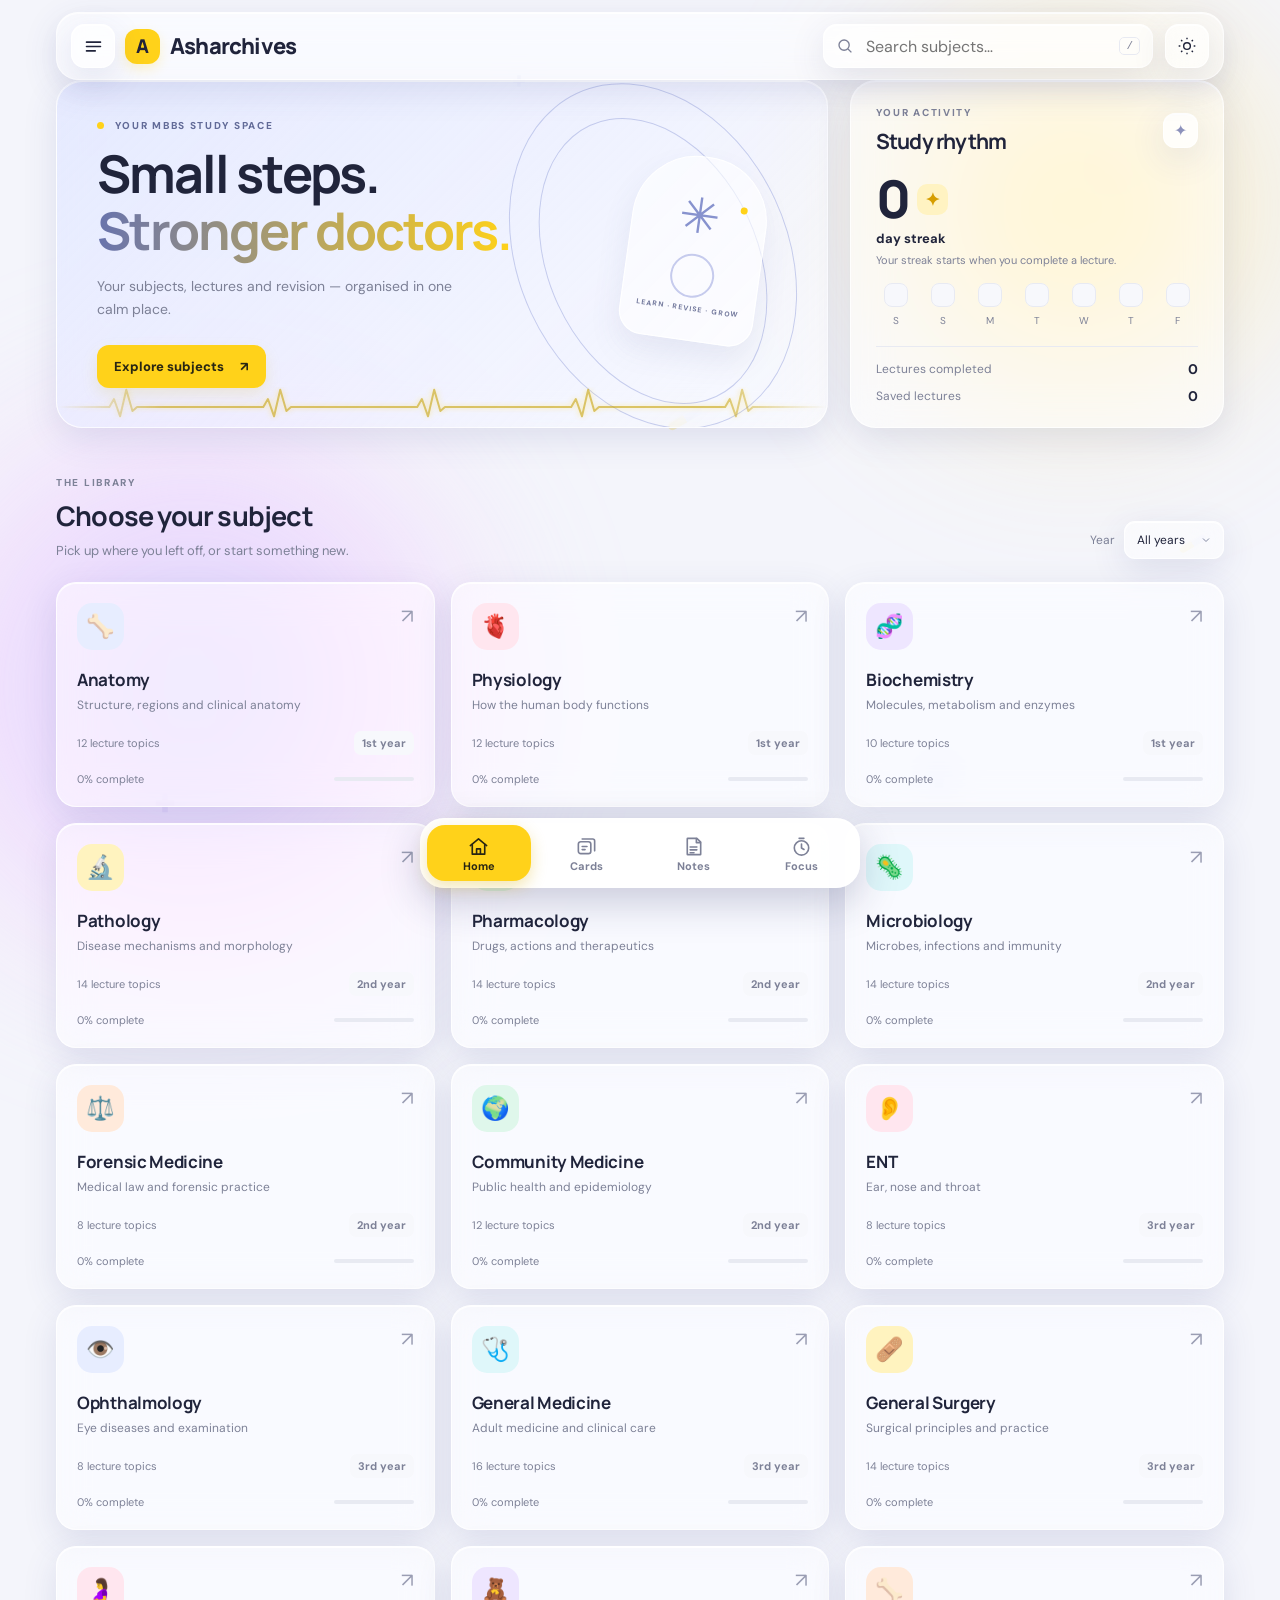
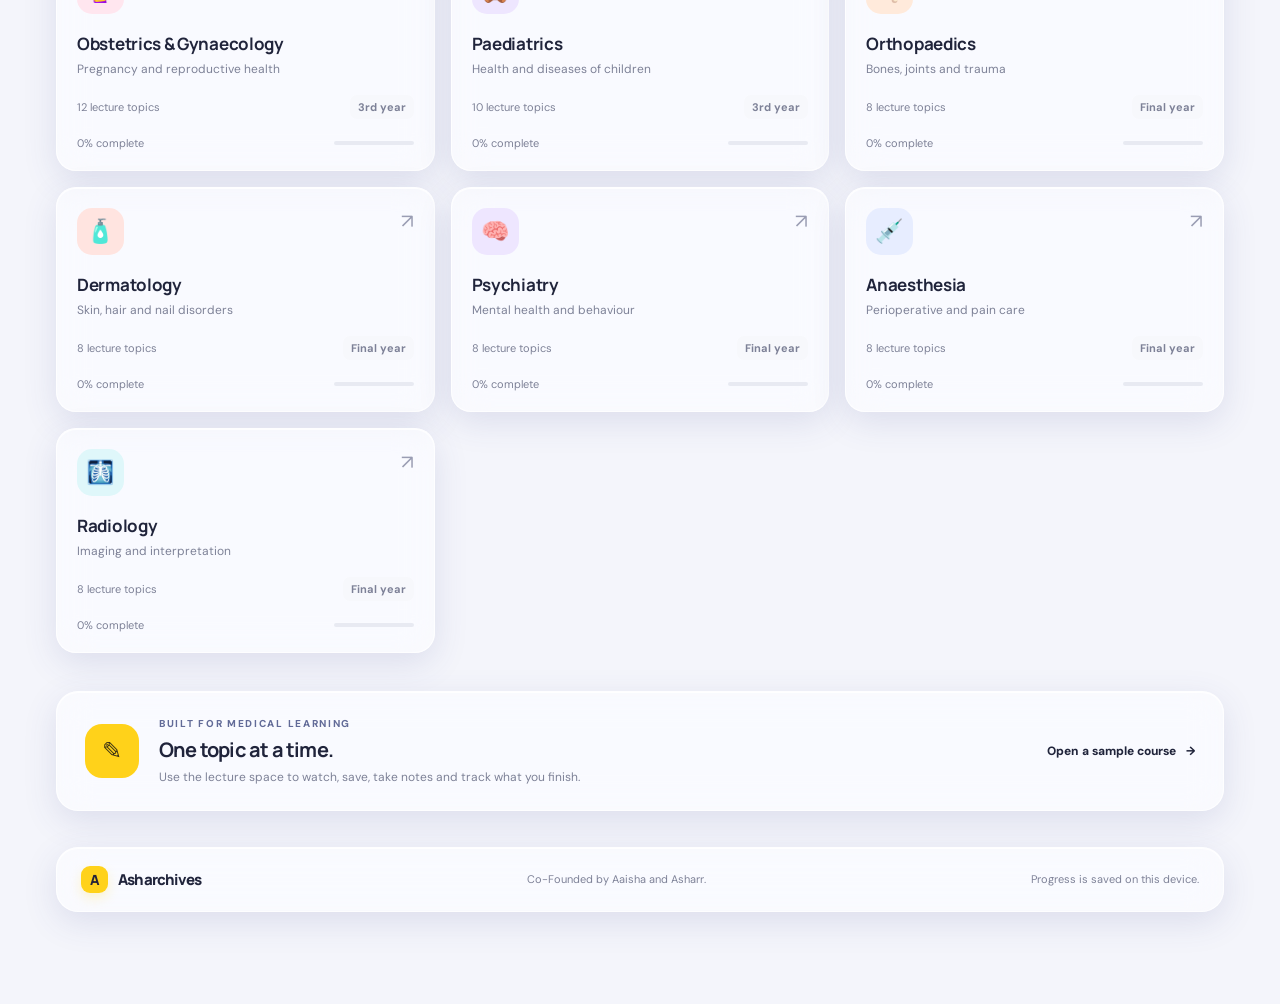
<file: index.html>
<!DOCTYPE html>
<html lang="en">
<head>
  <meta charset="UTF-8">
  <meta name="viewport" content="width=device-width, initial-scale=1, viewport-fit=cover">
  <meta name="theme-color" content="#f4f5fb">
  <title>Asharchives — Your MBBS learning space</title>
  <link rel="preconnect" href="https://fonts.googleapis.com">
  <link rel="preconnect" href="https://fonts.gstatic.com" crossorigin>
  <link href="https://fonts.googleapis.com/css2?family=DM+Sans:wght@400;500;600;700&family=Manrope:wght@400;500;600;700;800&display=swap" rel="stylesheet">
  <link rel="stylesheet" href="styles.css">
  <link rel="stylesheet" href="glass.css">
  <link rel="stylesheet" href="nav.css">
  <script src="app.js" defer></script>
  <script src="glass.js" defer></script>
  <script src="subjects.js" defer></script>
  <script src="nav.js" defer></script>
</head>
<body data-page="home">
  <div class="app-shell">
    <header class="topbar">
      <div class="topbar-left">
        <button class="icon-button menu-button" type="button" data-menu-toggle aria-label="Open menu" aria-expanded="false" aria-controls="drawer"><svg viewBox="0 0 24 24" aria-hidden="true"><path d="M4 7h16M4 12h16M4 17h10"/></svg></button>
        <a class="brand" href="index.html" aria-label="Asharchives home">
        <span class="brand-mark">A</span><span>Asharchives</span>
      </a>
      </div>
      <div class="topbar-actions">
        <label class="searchbox" aria-label="Search subjects">
          <svg viewBox="0 0 24 24" aria-hidden="true"><circle cx="10.8" cy="10.8" r="6.8"></circle><path d="m16 16 4.5 4.5"></path></svg>
          <input id="subjectSearch" type="search" placeholder="Search subjects…" autocomplete="off">
          <kbd>/</kbd>
        </label>
        <button class="icon-button theme-toggle" id="themeToggle" type="button" aria-label="Switch color theme" title="Switch light/dark mode">
          <svg class="sun-icon" viewBox="0 0 24 24" aria-hidden="true"><circle cx="12" cy="12" r="4"></circle><path d="M12 2v2m0 16v2M4.93 4.93l1.42 1.42m11.3 11.3 1.42 1.42M2 12h2m16 0h2M4.93 19.07l1.42-1.42m11.3-11.3 1.42-1.42"></path></svg>
          <svg class="moon-icon" viewBox="0 0 24 24" aria-hidden="true"><path d="M20.3 15.4A8.5 8.5 0 0 1 8.6 3.7 8.6 8.6 0 1 0 20.3 15.4Z"></path></svg>
        </button>
      </div>
    </header>

    <main>
      <section class="welcome-grid">
        <div class="hero-card">
          <div class="eyebrow"><span class="eyebrow-dot"></span> YOUR MBBS STUDY SPACE</div>
          <h1>Small steps.<br><span>Stronger doctors.</span></h1>
          <p class="hero-copy">Your subjects, lectures and revision — organised in one calm place.</p>
          <a class="primary-button" href="#subjects">Explore subjects <span aria-hidden="true">↗</span></a>
          <div class="hero-decoration" aria-hidden="true">
            <div class="orbit orbit-one"></div><div class="orbit orbit-two"></div>
            <div class="anatomy-card"><span class="anatomy-spark">✳</span><span class="anatomy-line"></span><span class="anatomy-dot"></span><span class="anatomy-label">LEARN · REVISE · GROW</span></div>
          </div>
          <div class="ecg" data-ecg aria-hidden="true"></div>
        </div>
        <aside class="daily-card">
          <div class="card-heading">
            <div><p class="eyebrow muted-eyebrow">YOUR ACTIVITY</p><h2>Study rhythm</h2></div>
            <span class="mini-icon">✦</span>
          </div>
          <div class="streak-number"><span id="streakCount">0</span><span class="streak-flame">✦</span></div>
          <p class="streak-caption">day streak</p>
          <p class="small-muted" id="streakMessage">Your streak starts when you complete a lecture.</p>
          <div class="week-row" id="weekRow" aria-label="Activity over the last seven days"></div>
          <div class="activity-divider"></div>
          <div class="activity-stat"><span>Lectures completed</span><strong id="completedCount">0</strong></div>
          <div class="activity-stat"><span>Saved lectures</span><strong id="savedCount">0</strong></div>
        </aside>
      </section>

      <section class="section-block" id="subjects">
        <div class="section-heading">
          <div><p class="eyebrow muted-eyebrow">THE LIBRARY</p><h2>Choose your subject</h2><p class="section-subtitle">Pick up where you left off, or start something new.</p></div>
          <label class="year-select-wrap"><span>Year</span><select id="yearFilter" aria-label="Filter subjects by MBBS year"><option value="all">All years</option><option value="1">1st year</option><option value="2">2nd year</option><option value="3">3rd year</option><option value="4">Final year</option></select></label>
        </div>
        <div class="subject-grid" id="subjectGrid">
          <div class="loading-card">Loading subjects…</div>
        </div>
        <p class="empty-state" id="emptyState" hidden>No subjects match your search. Try another name or year.</p>
      </section>

      <section class="educator-banner">
        <div class="educator-icon" aria-hidden="true">✎</div>
        <div><p class="eyebrow">BUILT FOR MEDICAL LEARNING</p><h2>One topic at a time.</h2><p>Use the lecture space to watch, save, take notes and track what you finish.</p></div>
        <a href="lecture.html?subject=pathology" class="text-link">Open a sample course <span>→</span></a>
      </section>
    </main>
    <footer class="footer"><a class="brand footer-brand" href="index.html"><span class="brand-mark">A</span><span>Asharchives</span></a><span>Co-Founded by Aaisha and Asharr.</span><span class="footer-note">Progress is saved on this device.</span></footer>
  </div>
</body>
</html>
</file>
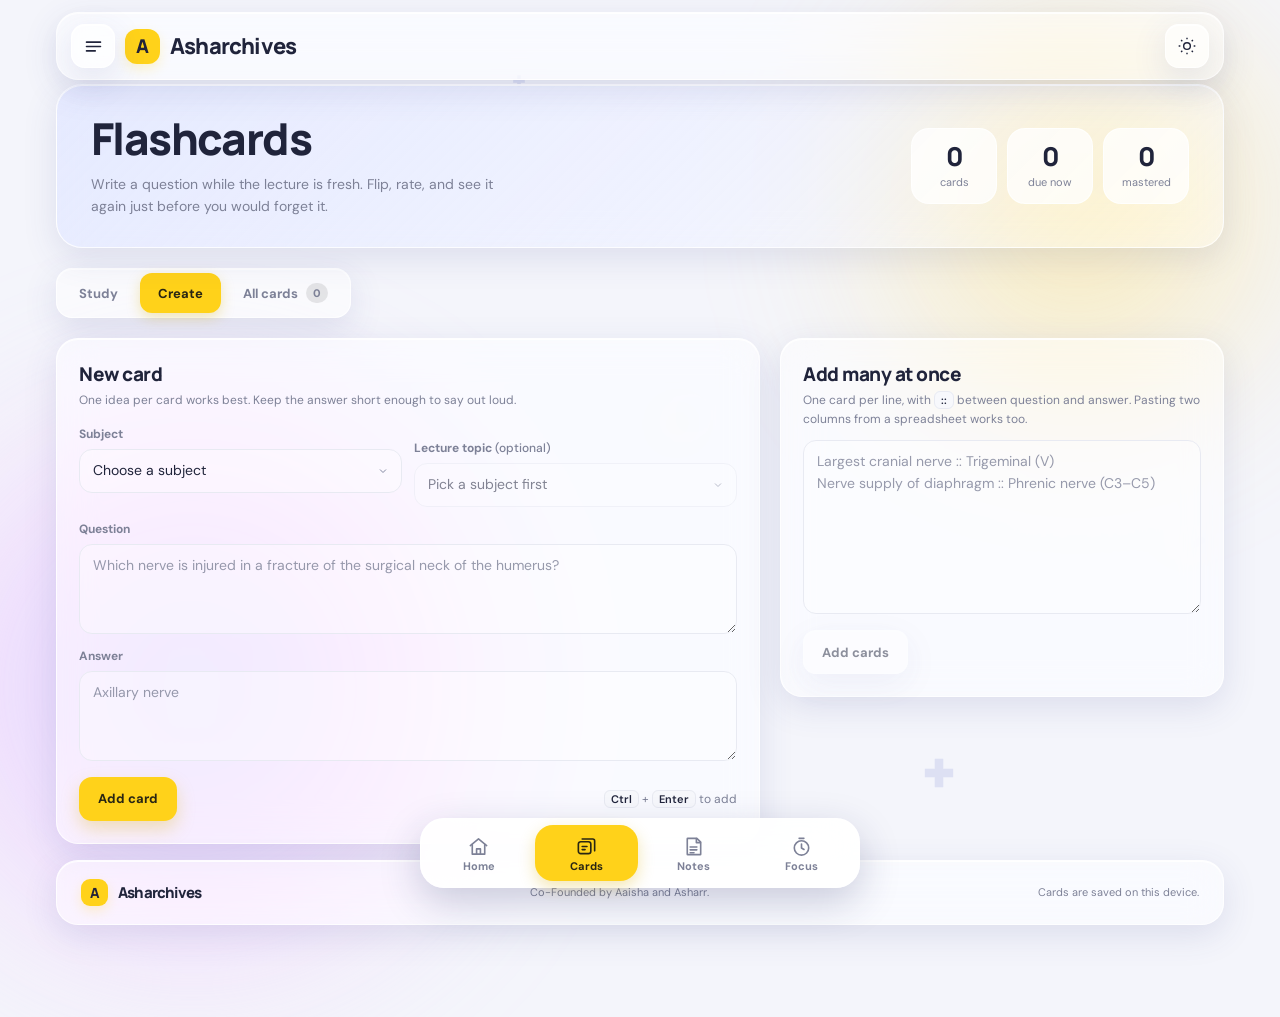
<file: flashcards.html>
<!DOCTYPE html>
<html lang="en">
<head>
  <meta charset="UTF-8">
  <meta name="viewport" content="width=device-width, initial-scale=1, viewport-fit=cover">
  <meta name="theme-color" content="#f4f5fb">
  <title>Flashcards — Asharchives</title>
  <script>try{document.documentElement.dataset.theme=localStorage.getItem("asharrow-theme")||(matchMedia("(prefers-color-scheme: dark)").matches?"dark":"light")}catch(e){}</script>
  <link rel="preconnect" href="https://fonts.googleapis.com">
  <link rel="preconnect" href="https://fonts.gstatic.com" crossorigin>
  <link href="https://fonts.googleapis.com/css2?family=DM+Sans:wght@400;500;600;700&family=Manrope:wght@400;500;600;700;800&display=swap" rel="stylesheet">
  <link rel="stylesheet" href="styles.css">
  <link rel="stylesheet" href="glass.css">
  <link rel="stylesheet" href="nav.css">
  <link rel="stylesheet" href="features.css">
  <script src="subjects.js" defer></script>
  <script src="nav.js" defer></script>
  <script src="glass.js" defer></script>
  <script src="flashcards.js" defer></script>
</head>
<body data-page="cards">
  <div class="app-shell">
    <header class="topbar">
      <div class="topbar-left">
        <button class="icon-button menu-button" type="button" data-menu-toggle aria-label="Open menu" aria-expanded="false" aria-controls="drawer"><svg viewBox="0 0 24 24" aria-hidden="true"><path d="M4 7h16M4 12h16M4 17h10"/></svg></button>
        <a class="brand" href="index.html" aria-label="Asharchives home"><span class="brand-mark">A</span><span>Asharchives</span></a>
      </div>
      <div class="topbar-actions">
        <button class="icon-button theme-toggle" id="themeToggle" type="button" aria-label="Switch color theme" title="Switch light/dark mode">
          <svg class="sun-icon" viewBox="0 0 24 24" aria-hidden="true"><circle cx="12" cy="12" r="4"></circle><path d="M12 2v2m0 16v2M4.93 4.93l1.42 1.42m11.3 11.3 1.42 1.42M2 12h2m16 0h2M4.93 19.07l1.42-1.42m11.3-11.3 1.42-1.42"></path></svg>
          <svg class="moon-icon" viewBox="0 0 24 24" aria-hidden="true"><path d="M20.3 15.4A8.5 8.5 0 0 1 8.6 3.7 8.6 8.6 0 1 0 20.3 15.4Z"></path></svg>
        </button>
      </div>
    </header>

    <main>
      <section class="page-head">
        <div>
          <h1>Flashcards</h1>
          <p>Write a question while the lecture is fresh. Flip, rate, and see it again just before you would forget it.</p>
        </div>
        <div class="head-stats" aria-label="Your deck">
          <div><strong id="statTotal">0</strong><span>cards</span></div>
          <div><strong id="statDue">0</strong><span>due now</span></div>
          <div><strong id="statMastered">0</strong><span>mastered</span></div>
        </div>
      </section>

      <div class="seg" id="viewTabs" role="tablist" aria-label="Flashcard views">
        <button type="button" role="tab" id="tabStudy" data-view="study" aria-selected="true" aria-controls="viewStudy">Study</button>
        <button type="button" role="tab" id="tabCreate" data-view="create" aria-selected="false" aria-controls="viewCreate">Create</button>
        <button type="button" role="tab" id="tabLibrary" data-view="library" aria-selected="false" aria-controls="viewLibrary">All cards <span class="seg-count" id="libCount">0</span></button>
      </div>

      <!-- STUDY -->
      <section class="view" id="viewStudy" role="tabpanel" aria-labelledby="tabStudy">
        <div class="panel setup" id="studySetup">
          <div class="setup-row">
            <label class="field"><span>Subject</span><select id="studySubject"></select></label>
            <div class="field"><span>Cards to study</span>
              <div class="seg seg-small" role="group" aria-label="Which cards">
                <button type="button" data-scope="due" aria-pressed="true">Due now <b id="scopeDue">0</b></button>
                <button type="button" data-scope="all" aria-pressed="false">All <b id="scopeAll">0</b></button>
              </div>
            </div>
          </div>
          <div><button class="btn btn-primary" id="startStudy" type="button">Start studying</button></div>
          <p class="hint" id="studyHint"></p>
        </div>

        <div id="studyRun" hidden>
          <div class="run-top"><span id="runCount">Card 1 of 1</span><div class="run-progress"><span id="runBar"></span></div><button class="btn btn-quiet" id="endStudy" type="button">End session</button></div>
          <div class="flip" id="flip" tabindex="0" role="button" aria-label="Flip card" aria-pressed="false">
            <div class="flip-inner">
              <div class="face front"><span class="face-label">Question</span><div class="face-text"><span id="faceQ"></span></div><span class="face-hint">Tap the card to see the answer</span></div>
              <div class="face back"><span class="face-label">Answer</span><div class="face-text"><span id="faceA"></span></div><span class="face-hint" id="faceMeta"></span></div>
            </div>
          </div>
          <div class="rate" id="rate" hidden>
            <button type="button" data-rate="again">Again<small id="hintAgain">in a moment</small></button>
            <button type="button" data-rate="good">Good<small id="hintGood"></small></button>
            <button type="button" data-rate="easy">Easy<small id="hintEasy"></small></button>
          </div>
          <p class="hint rate-keys" id="rateKeys">Space flips the card. After flipping: 1 Again, 2 Good, 3 Easy.</p>
        </div>

        <div class="panel done" id="studyDone" hidden>
          <h2>Session complete</h2>
          <p class="hint" id="doneMsg"></p>
          <div class="done-stats"><div><strong id="doneSeen">0</strong><span>cards seen</span></div><div><strong id="doneAgain">0</strong><span>marked again</span></div><div><strong id="doneEasy">0</strong><span>got it</span></div></div>
          <button class="btn btn-primary" id="doneBack" type="button">Back to decks</button>
        </div>
      </section>

      <!-- CREATE -->
      <section class="view" id="viewCreate" role="tabpanel" aria-labelledby="tabCreate" hidden>
        <div class="create-grid">
          <form class="panel" id="cardForm" autocomplete="off">
            <h2 id="formTitle">New card</h2>
            <p class="hint" style="margin-bottom:16px">One idea per card works best. Keep the answer short enough to say out loud.</p>
            <div class="field-row">
              <label class="field"><span>Subject</span><select id="cSubject" required></select></label>
              <label class="field"><span>Lecture topic <i>(optional)</i></span><select id="cTopic"></select></label>
            </div>
            <label class="field"><span>Question</span><textarea id="cQ" rows="3" required placeholder="Which nerve is injured in a fracture of the surgical neck of the humerus?"></textarea></label>
            <label class="field"><span>Answer</span><textarea id="cA" rows="3" required placeholder="Axillary nerve"></textarea></label>
            <div class="form-actions">
              <button class="btn btn-primary" type="submit" id="cSubmit">Add card</button>
              <button class="btn btn-quiet" type="button" id="cCancel" hidden>Cancel</button>
              <span class="hint"><kbd>Ctrl</kbd> + <kbd>Enter</kbd> to add</span>
            </div>
          </form>

          <aside class="panel">
            <h2>Add many at once</h2>
            <p class="hint" style="margin-bottom:12px">One card per line, with <code>::</code> between question and answer. Pasting two columns from a spreadsheet works too.</p>
            <textarea id="bulk" rows="7" placeholder="Largest cranial nerve :: Trigeminal (V)&#10;Nerve supply of diaphragm :: Phrenic nerve (C3–C5)"></textarea>
            <div class="form-actions"><button class="btn" type="button" id="bulkAdd" disabled>Add cards</button><span class="hint" id="bulkInfo"></span></div>
            <div class="recent" id="recentBox" hidden><h3>Just added</h3><ul id="recentList"></ul></div>
          </aside>
        </div>
      </section>

      <!-- LIBRARY -->
      <section class="view" id="viewLibrary" role="tabpanel" aria-labelledby="tabLibrary" hidden>
        <div class="toolbar">
          <input id="libSearch" type="search" placeholder="Search questions and answers" aria-label="Search cards">
          <select id="libSubject" aria-label="Filter by subject"></select>
          <button class="btn" type="button" id="exportCards">Export</button>
        </div>
        <p class="hint" id="libInfo" style="margin-bottom:12px"></p>
        <div class="card-list" id="cardList"></div>
      </section>
    </main>
    <footer class="footer"><a class="brand footer-brand" href="index.html"><span class="brand-mark">A</span><span>Asharchives</span></a><span>Co-Founded by Aaisha and Asharr.</span><span class="footer-note">Cards are saved on this device.</span></footer>
  </div>
</body>
</html>
</file>
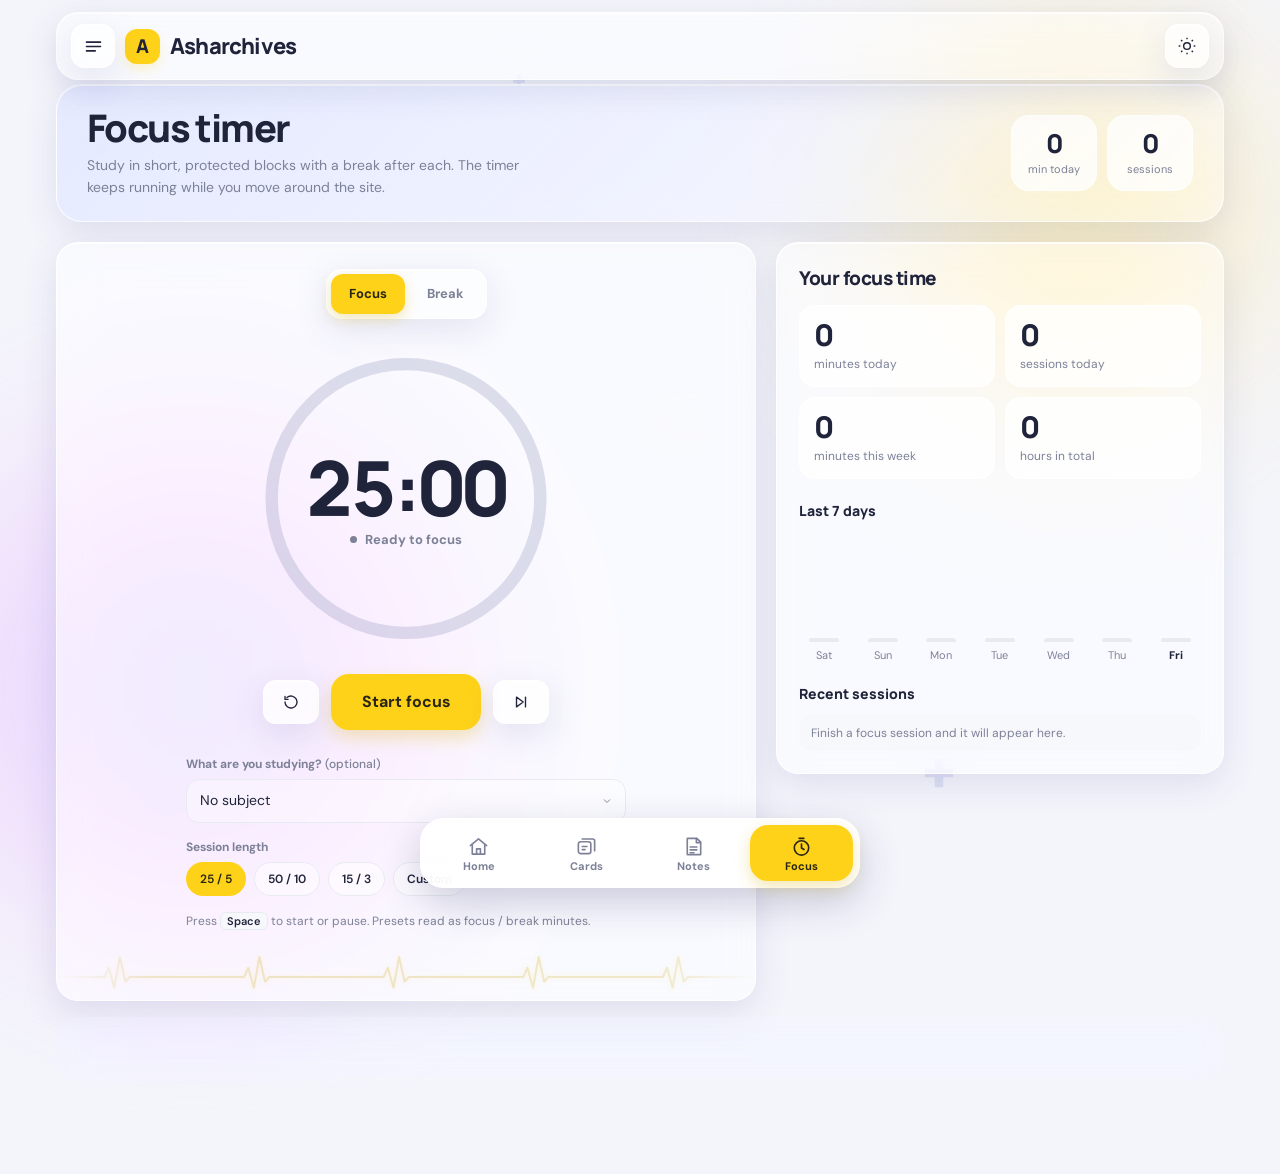
<file: focus.html>
<!DOCTYPE html>
<html lang="en">
<head>
  <meta charset="UTF-8">
  <meta name="viewport" content="width=device-width, initial-scale=1, viewport-fit=cover">
  <meta name="theme-color" content="#f4f5fb">
  <title>Focus timer — Asharchives</title>
  <script>try{document.documentElement.dataset.theme=localStorage.getItem("asharrow-theme")||(matchMedia("(prefers-color-scheme: dark)").matches?"dark":"light")}catch(e){}</script>
  <link rel="preconnect" href="https://fonts.googleapis.com">
  <link rel="preconnect" href="https://fonts.gstatic.com" crossorigin>
  <link href="https://fonts.googleapis.com/css2?family=DM+Sans:wght@400;500;600;700&family=Manrope:wght@400;500;600;700;800&display=swap" rel="stylesheet">
  <link rel="stylesheet" href="styles.css">
  <link rel="stylesheet" href="glass.css">
  <link rel="stylesheet" href="nav.css">
  <link rel="stylesheet" href="features.css">
  <script src="subjects.js" defer></script>
  <script src="nav.js" defer></script>
  <script src="glass.js" defer></script>
  <script src="focus.js" defer></script>
</head>
<body data-page="focus">
  <div class="app-shell">
    <header class="topbar">
      <div class="topbar-left">
        <button class="icon-button menu-button" type="button" data-menu-toggle aria-label="Open menu" aria-expanded="false" aria-controls="drawer"><svg viewBox="0 0 24 24" aria-hidden="true"><path d="M4 7h16M4 12h16M4 17h10"/></svg></button>
        <a class="brand" href="index.html" aria-label="Asharchives home"><span class="brand-mark">A</span><span>Asharchives</span></a>
      </div>
      <div class="topbar-actions">
        <button class="icon-button theme-toggle" id="themeToggle" type="button" aria-label="Switch color theme" title="Switch light/dark mode">
          <svg class="sun-icon" viewBox="0 0 24 24" aria-hidden="true"><circle cx="12" cy="12" r="4"></circle><path d="M12 2v2m0 16v2M4.93 4.93l1.42 1.42m11.3 11.3 1.42 1.42M2 12h2m16 0h2M4.93 19.07l1.42-1.42m11.3-11.3 1.42-1.42"></path></svg>
          <svg class="moon-icon" viewBox="0 0 24 24" aria-hidden="true"><path d="M20.3 15.4A8.5 8.5 0 0 1 8.6 3.7 8.6 8.6 0 1 0 20.3 15.4Z"></path></svg>
        </button>
      </div>
    </header>

    <main>
      <section class="page-head">
        <div>
          <h1>Focus timer</h1>
          <p>Study in short, protected blocks with a break after each. The timer keeps running while you move around the site.</p>
        </div>
        <div class="head-stats" aria-label="Today">
          <div><strong id="headToday">0</strong><span>min today</span></div>
          <div><strong id="headSessions">0</strong><span>sessions</span></div>
        </div>
      </section>

      <div class="focus-layout">
        <section class="panel timer-card" id="timerCard" aria-label="Timer">
          <div class="seg" id="modeSeg" role="group" aria-label="Timer mode">
            <button type="button" data-mode="focus" aria-pressed="true">Focus</button>
            <button type="button" data-mode="break" aria-pressed="false">Break</button>
          </div>

          <div class="ring-wrap">
            <svg viewBox="0 0 300 300" aria-hidden="true">
              <defs>
                <linearGradient id="ringGrad" x1="0" y1="0" x2="1" y2="1"><stop offset="0" stop-color="#ffd21a"/><stop offset="1" stop-color="#ffec9a"/></linearGradient>
                <linearGradient id="ringGradBreak" x1="0" y1="0" x2="1" y2="1"><stop offset="0" stop-color="#3ac08a"/><stop offset="1" stop-color="#8be6c6"/></linearGradient>
              </defs>
              <circle class="ring-track" cx="150" cy="150" r="130"/>
              <circle class="ring-bar" id="ringBar" cx="150" cy="150" r="130"/>
            </svg>
            <div class="ring-center">
              <div class="ring-time" id="ringTime" role="timer" aria-label="Time remaining">25:00</div>
              <div class="ring-sub"><span class="eyebrow-dot"></span><span id="ringSub">Ready to focus</span></div>
            </div>
          </div>

          <div class="timer-controls">
            <button class="btn" type="button" id="btnReset" aria-label="Reset timer" title="Reset"><svg viewBox="0 0 24 24"><path d="M4 12a8 8 0 1 0 2.6-5.9"/><path d="M4 4.5v4h4"/></svg></button>
            <button class="btn btn-primary btn-main" type="button" id="btnMain">Start focus</button>
            <button class="btn" type="button" id="btnSkip" aria-label="Skip to next phase" title="Skip"><svg viewBox="0 0 24 24"><path d="M6 5.5v13l9-6.5-9-6.5Z"/><path d="M18 5.5v13"/></svg></button>
          </div>

          <div class="timer-settings">
            <label class="field"><span>What are you studying? <i>(optional)</i></span><select id="fSubject"></select></label>
            <div class="field"><span>Session length</span>
              <div class="presets" id="presets" role="group" aria-label="Session length">
                <button class="chip" type="button" data-preset="25,5">25 / 5</button>
                <button class="chip" type="button" data-preset="50,10">50 / 10</button>
                <button class="chip" type="button" data-preset="15,3">15 / 3</button>
                <button class="chip" type="button" data-preset="custom">Custom</button>
              </div>
            </div>
            <div class="custom-row" id="customRow" hidden>
              <label class="field"><span>Focus (minutes)</span><input id="cFocus" type="number" min="1" max="180" inputmode="numeric"></label>
              <label class="field"><span>Break (minutes)</span><input id="cBreak" type="number" min="1" max="60" inputmode="numeric"></label>
            </div>
            <p class="hint">Press <kbd>Space</kbd> to start or pause. Presets read as focus / break minutes.</p>
          </div>
          <div class="ecg" data-ecg aria-hidden="true"></div>
        </section>

        <aside class="panel stats-card" aria-label="Your focus time">
          <h2>Your focus time</h2>
          <div class="big-stats">
            <div><strong id="sToday">0</strong><span>minutes today</span></div>
            <div><strong id="sSessions">0</strong><span>sessions today</span></div>
            <div><strong id="sWeek">0</strong><span>minutes this week</span></div>
            <div><strong id="sTotal">0</strong><span>hours in total</span></div>
          </div>
          <h3>Last 7 days</h3>
          <div class="week-bars" id="weekBars"></div>
          <h3>Recent sessions</h3>
          <ul class="session-list" id="sessionList"></ul>
        </aside>
      </div>
    </main>
    <footer class="footer"><a class="brand footer-brand" href="index.html"><span class="brand-mark">A</span><span>Asharchives</span></a><span>Co-Founded by Aaisha and Asharr.</span><span class="footer-note">Sessions are saved on this device.</span></footer>
  </div>
</body>
</html>
</file>
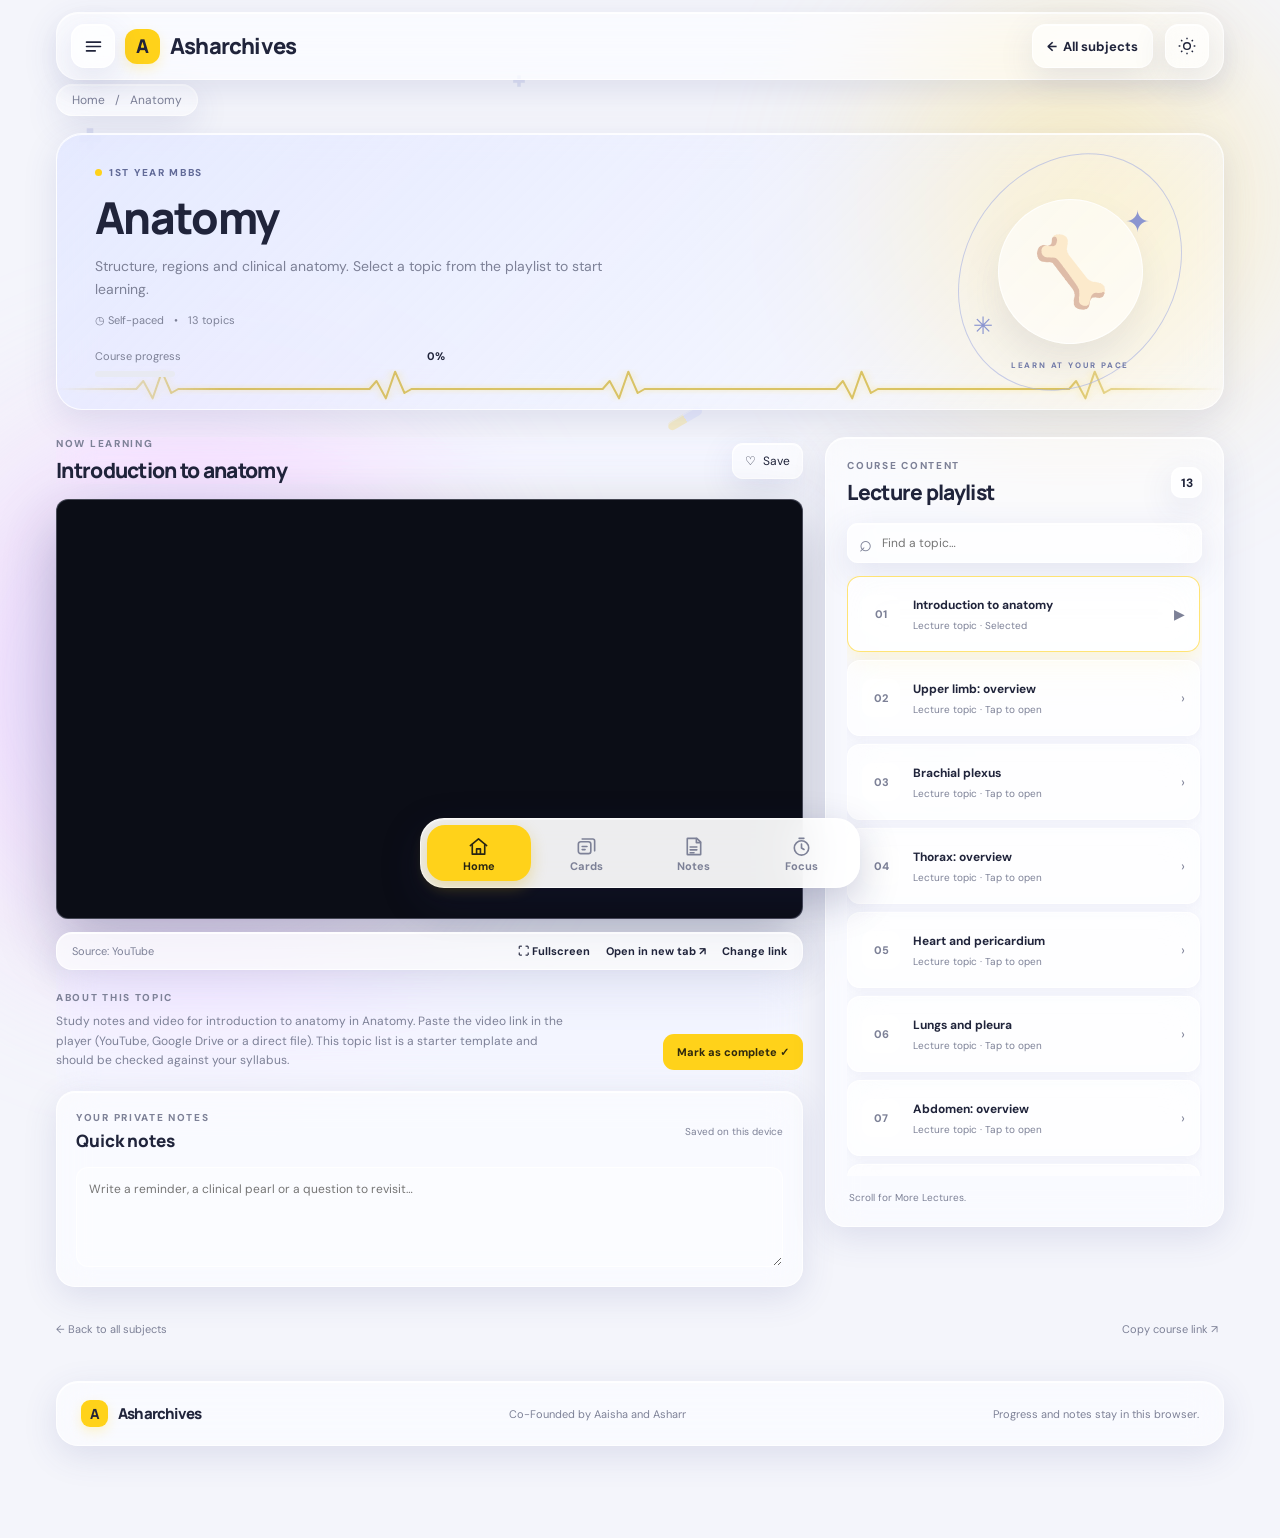
<file: lecture.html>
<!DOCTYPE html>
<html lang="en">
<head>
  <meta charset="UTF-8">
  <meta name="viewport" content="width=device-width, initial-scale=1, viewport-fit=cover">
  <meta name="theme-color" content="#f4f5fb">
  <title>Course — Asharchives</title>
  <link rel="preconnect" href="https://fonts.googleapis.com">
  <link rel="preconnect" href="https://fonts.gstatic.com" crossorigin>
  <link href="https://fonts.googleapis.com/css2?family=DM+Sans:wght@400;500;600;700&family=Manrope:wght@400;500;600;700;800&display=swap" rel="stylesheet">
  <link rel="stylesheet" href="lecture.css">
  <link rel="stylesheet" href="glass.css">
  <link rel="stylesheet" href="nav.css">
  <script src="videos.js" defer></script>
  <script src="lecture.js" defer></script>
  <script src="glass.js" defer></script>
  <script src="subjects.js" defer></script>
  <script src="nav.js" defer></script>
</head>
<body data-page="lecture">
  <div class="app-shell">
    <header class="topbar">
      <div class="topbar-left">
        <button class="icon-button menu-button" type="button" data-menu-toggle aria-label="Open menu" aria-expanded="false" aria-controls="drawer"><svg viewBox="0 0 24 24" aria-hidden="true"><path d="M4 7h16M4 12h16M4 17h10"/></svg></button>
        <a class="brand" href="index.html"><span class="brand-mark">A</span><span>Asharchives</span></a>
      </div>
      <div class="topbar-actions">
        <a class="back-link" href="index.html">← <span>All subjects</span></a>
        <button class="icon-button theme-toggle" id="themeToggle" type="button" aria-label="Switch color theme" title="Switch light/dark mode">
          <svg class="sun-icon" viewBox="0 0 24 24" aria-hidden="true"><circle cx="12" cy="12" r="4"></circle><path d="M12 2v2m0 16v2M4.93 4.93l1.42 1.42m11.3 11.3 1.42 1.42M2 12h2m16 0h2M4.93 19.07l1.42-1.42m11.3-11.3 1.42-1.42"></path></svg>
          <svg class="moon-icon" viewBox="0 0 24 24" aria-hidden="true"><path d="M20.3 15.4A8.5 8.5 0 0 1 8.6 3.7 8.6 8.6 0 1 0 20.3 15.4Z"></path></svg>
        </button>
      </div>
    </header>

    <main>
      <nav class="breadcrumbs"><a href="index.html">Home</a><span>/</span><span id="breadcrumbSubject">Subject</span></nav>
      <section class="course-hero">
        <div class="course-copy">
          <p class="eyebrow"><span class="eyebrow-dot"></span><span id="courseYear">MBBS COURSE</span></p>
          <h1 id="courseTitle">Loading subject…</h1>
          <p id="courseDescription" class="course-description">Your course topics will appear here.</p>
          <div class="course-meta"><span>◷ Self-paced</span><span>•</span><span id="topicCount">0 topics</span></div>
          <div class="course-progress"><div class="progress-label"><span>Course progress</span><strong id="progressText">0%</strong></div><div class="progress-track"><span id="progressBar"></span></div></div>
        </div>
        <div class="course-art" aria-hidden="true"><div class="art-orbit"></div><div class="art-circle"><span id="courseEmoji">📚</span></div><span class="art-star star-one">✦</span><span class="art-star star-two">✳</span><span class="art-label">LEARN AT YOUR PACE</span></div>
      <div class="ecg" data-ecg aria-hidden="true"></div>
      </section>

      <div class="learning-layout">
        <section class="player-column">
          <div class="section-title-row"><div><p class="eyebrow muted-eyebrow">NOW LEARNING</p><h2 id="lectureTitle">Select a lecture</h2></div><button class="save-button" id="saveButton" type="button" aria-pressed="false">♡ <span>Save</span></button></div>
          <div class="video-frame" id="videoFrame">
            <button class="exit-expanded" id="exitExpanded" type="button" aria-label="Close fullscreen">✕ Close</button>
            <div class="video-placeholder" id="videoPlaceholder">
              <div class="play-bubble">▶</div>
              <h3>Your lecture player</h3>
              <p>Paste the video link for this topic. YouTube, Google Drive and direct video files play right here.</p>
              <form class="link-form" id="linkForm" autocomplete="off">
                <input id="linkInput" type="text" inputmode="url" placeholder="Paste a YouTube, Drive or video link" aria-label="Video link">
                <button class="outline-button" type="submit">Play ▶</button>
              </form>
              <p class="link-error" id="linkError" hidden></p>
            </div>
            <iframe id="drivePlayer" title="Lecture video" allow="autoplay; encrypted-media; picture-in-picture; fullscreen; clipboard-write" allowfullscreen referrerpolicy="strict-origin-when-cross-origin" hidden></iframe>
            <video id="nativeVideo" controls playsinline preload="metadata" hidden></video>
            <div class="external-card" id="externalCard" hidden>
              <div class="play-bubble">↗</div>
              <h3 id="externalTitle">Watch in a new tab</h3>
              <p id="externalText"></p>
              <a class="outline-button" id="externalOpen" href="#" target="_blank" rel="noopener">Open video ↗</a>
            </div>
          </div>
          <div class="video-toolbar" id="videoToolbar" hidden>
            <span id="videoSource">Source</span>
            <span class="toolbar-actions"><button type="button" id="fullscreenBtn">⛶ Fullscreen</button><a id="openOriginal" href="#" target="_blank" rel="noopener">Open in new tab ↗</a><button type="button" id="changeLink">Change link</button></span>
          </div>
          <div class="lecture-under">
            <div><p class="eyebrow muted-eyebrow">ABOUT THIS TOPIC</p><p id="lectureDescription" class="lecture-description">Select a topic from the list to view its details.</p></div>
            <button class="complete-button" id="completeButton" type="button">Mark as complete ✓</button>
          </div>
          <section class="notes-card"><div class="notes-heading"><div><p class="eyebrow muted-eyebrow">YOUR PRIVATE NOTES</p><h3>Quick notes</h3></div><span class="notes-status" id="notesStatus">Saved on this device</span></div><textarea id="lectureNotes" placeholder="Write a reminder, a clinical pearl or a question to revisit…"></textarea></section>
        </section>

        <aside class="playlist-card">
          <div class="playlist-heading"><div><p class="eyebrow muted-eyebrow">COURSE CONTENT</p><h2>Lecture playlist</h2></div><span class="playlist-count" id="playlistCount">0</span></div>
          <label class="playlist-search"><span>⌕</span><input id="lectureSearch" type="search" placeholder="Find a topic…"></label>
          <div class="playlist-list" id="playlistList"></div>
          <p class="playlist-footnote">Scroll for More Lectures.</p>
        </aside>
      </div>
      <div class="course-footer"><a href="index.html">← Back to all subjects</a><button id="shareButton" class="text-button" type="button">Copy course link ↗</button></div>
    </main>
    <footer class="footer"><a class="brand footer-brand" href="index.html"><span class="brand-mark">A</span><span>Asharchives</span></a><span>Co-Founded by Aaisha and Asharr</span><span class="footer-note">Progress and notes stay in this browser.</span></footer>
  </div>
</body>
</html>
</file>
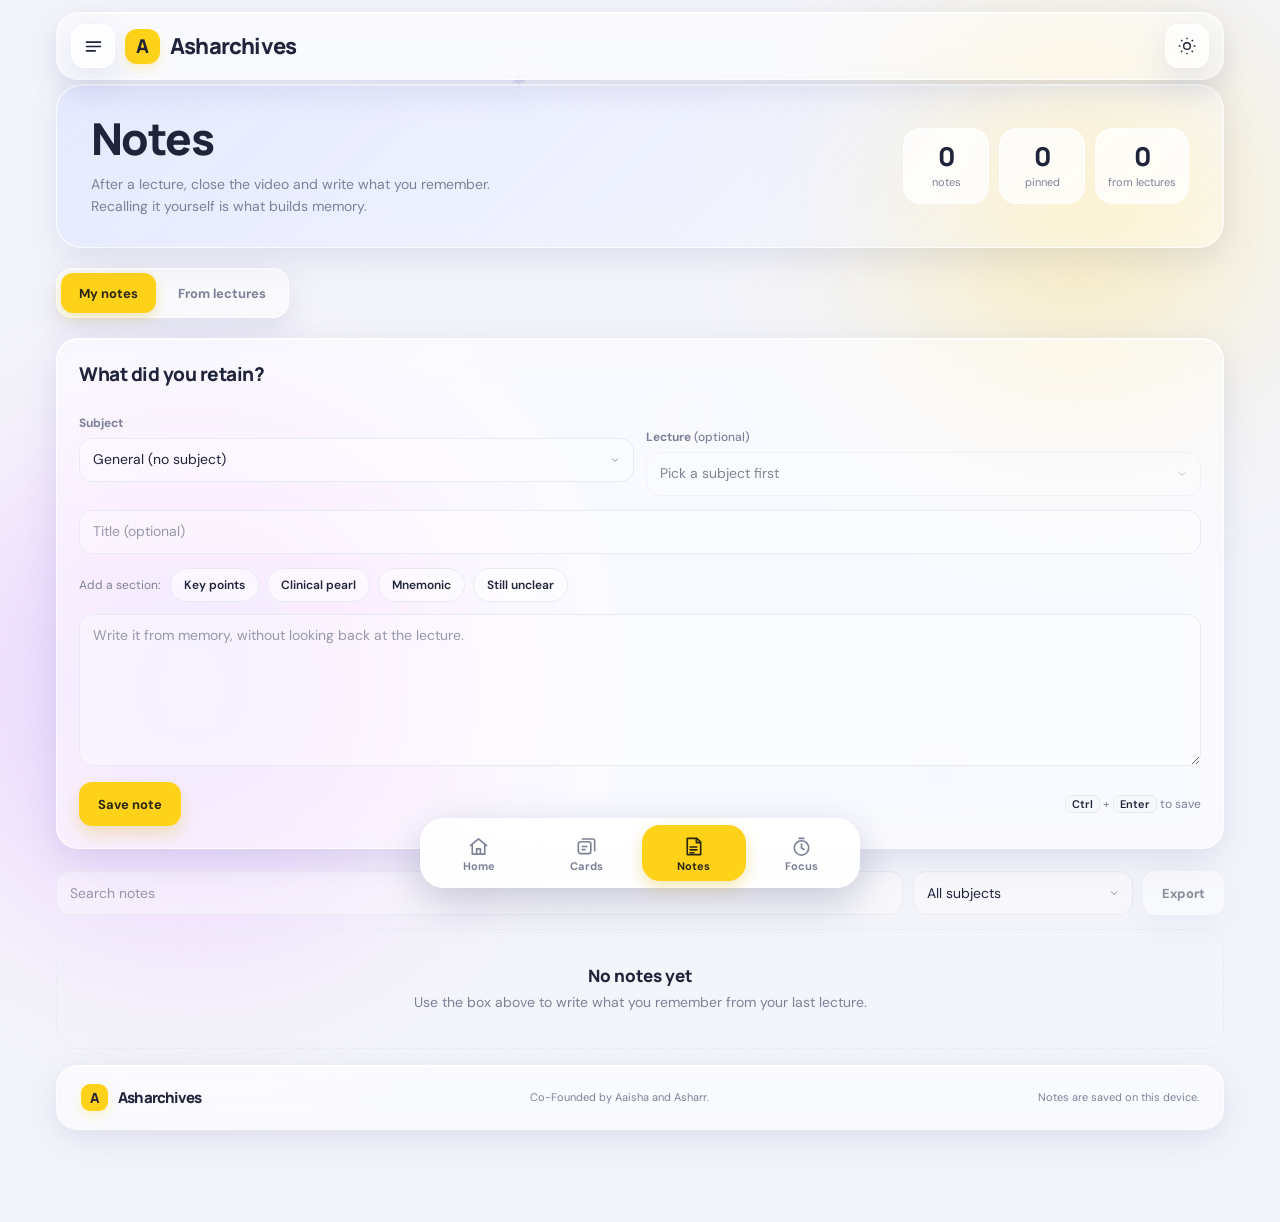
<file: notes.html>
<!DOCTYPE html>
<html lang="en">
<head>
  <meta charset="UTF-8">
  <meta name="viewport" content="width=device-width, initial-scale=1, viewport-fit=cover">
  <meta name="theme-color" content="#f4f5fb">
  <title>Notes — Asharchives</title>
  <script>try{document.documentElement.dataset.theme=localStorage.getItem("asharrow-theme")||(matchMedia("(prefers-color-scheme: dark)").matches?"dark":"light")}catch(e){}</script>
  <link rel="preconnect" href="https://fonts.googleapis.com">
  <link rel="preconnect" href="https://fonts.gstatic.com" crossorigin>
  <link href="https://fonts.googleapis.com/css2?family=DM+Sans:wght@400;500;600;700&family=Manrope:wght@400;500;600;700;800&display=swap" rel="stylesheet">
  <link rel="stylesheet" href="styles.css">
  <link rel="stylesheet" href="glass.css">
  <link rel="stylesheet" href="nav.css">
  <link rel="stylesheet" href="features.css">
  <script src="subjects.js" defer></script>
  <script src="nav.js" defer></script>
  <script src="glass.js" defer></script>
  <script src="notes.js" defer></script>
</head>
<body data-page="notes">
  <div class="app-shell">
    <header class="topbar">
      <div class="topbar-left">
        <button class="icon-button menu-button" type="button" data-menu-toggle aria-label="Open menu" aria-expanded="false" aria-controls="drawer"><svg viewBox="0 0 24 24" aria-hidden="true"><path d="M4 7h16M4 12h16M4 17h10"/></svg></button>
        <a class="brand" href="index.html" aria-label="Asharchives home"><span class="brand-mark">A</span><span>Asharchives</span></a>
      </div>
      <div class="topbar-actions">
        <button class="icon-button theme-toggle" id="themeToggle" type="button" aria-label="Switch color theme" title="Switch light/dark mode">
          <svg class="sun-icon" viewBox="0 0 24 24" aria-hidden="true"><circle cx="12" cy="12" r="4"></circle><path d="M12 2v2m0 16v2M4.93 4.93l1.42 1.42m11.3 11.3 1.42 1.42M2 12h2m16 0h2M4.93 19.07l1.42-1.42m11.3-11.3 1.42-1.42"></path></svg>
          <svg class="moon-icon" viewBox="0 0 24 24" aria-hidden="true"><path d="M20.3 15.4A8.5 8.5 0 0 1 8.6 3.7 8.6 8.6 0 1 0 20.3 15.4Z"></path></svg>
        </button>
      </div>
    </header>

    <main>
      <section class="page-head">
        <div>
          <h1>Notes</h1>
          <p>After a lecture, close the video and write what you remember. Recalling it yourself is what builds memory.</p>
        </div>
        <div class="head-stats" aria-label="Your notes">
          <div><strong id="statNotes">0</strong><span>notes</span></div>
          <div><strong id="statPinned">0</strong><span>pinned</span></div>
          <div><strong id="statLecture">0</strong><span>from lectures</span></div>
        </div>
      </section>

      <div class="seg" role="tablist" aria-label="Note collections">
        <button type="button" role="tab" id="tabMine" data-tab="mine" aria-selected="true">My notes</button>
        <button type="button" role="tab" id="tabLectures" data-tab="lectures" aria-selected="false">From lectures</button>
      </div>

      <section class="view" id="composerView">
        <form class="panel composer" id="noteForm" autocomplete="off">
          <div class="note-top"><h2 id="formTitle">What did you retain?</h2><span class="hint" id="draftStatus" aria-live="polite"></span></div>
          <div class="field-row" style="margin-top:14px">
            <label class="field"><span>Subject</span><select id="nSubject"></select></label>
            <label class="field"><span>Lecture <i>(optional)</i></span><select id="nTopic"></select></label>
          </div>
          <input class="input" id="nTitle" type="text" maxlength="120" placeholder="Title (optional)" aria-label="Note title">
          <div class="starters" role="group" aria-label="Add a section">
            <span class="hint">Add a section:</span>
            <button class="chip" type="button" data-starter="Key points">Key points</button>
            <button class="chip" type="button" data-starter="Clinical pearl">Clinical pearl</button>
            <button class="chip" type="button" data-starter="Mnemonic">Mnemonic</button>
            <button class="chip" type="button" data-starter="Still unclear">Still unclear</button>
          </div>
          <textarea id="nBody" rows="6" placeholder="Write it from memory, without looking back at the lecture."></textarea>
          <div class="form-actions">
            <button class="btn btn-primary" type="submit" id="nSubmit">Save note</button>
            <button class="btn btn-quiet" type="button" id="nCancel" hidden>Cancel</button>
            <span class="hint"><kbd>Ctrl</kbd> + <kbd>Enter</kbd> to save</span>
          </div>
        </form>
      </section>

      <div class="toolbar">
        <input id="noteSearch" type="search" placeholder="Search notes" aria-label="Search notes">
        <select id="noteSubject" aria-label="Filter by subject"></select>
        <button class="btn" type="button" id="exportNotes">Export</button>
      </div>
      <p class="hint" id="noteInfo" style="margin-bottom:12px"></p>
      <div class="notes-grid" id="noteList"></div>
    </main>
    <footer class="footer"><a class="brand footer-brand" href="index.html"><span class="brand-mark">A</span><span>Asharchives</span></a><span>Co-Founded by Aaisha and Asharr.</span><span class="footer-note">Notes are saved on this device.</span></footer>
  </div>
</body>
</html>
</file>
<file: styles.css>
/* Asharrow home — responsive light/dark design */
:root{color-scheme:light;--bg:#f4f5fb;--surface:#fff;--surface-2:#f7f8fc;--ink:#20243b;--muted:#7d8197;--line:#e8eaf2;--accent:#ffd21a;--accent-ink:#292613;--blue:#e7ebff;--lav:#eeebff;--shadow:0 12px 35px rgba(45,51,91,.06);--radius:22px}
:root[data-theme="dark"]{color-scheme:dark;--bg:#141622;--surface:#1e2130;--surface-2:#25293a;--ink:#f2f3fc;--muted:#a6abc1;--line:#34384c;--accent:#ffd21a;--accent-ink:#292613;--blue:#292f4b;--lav:#302b4b;--shadow:0 12px 35px rgba(0,0,0,.18)}
*{box-sizing:border-box}html{scroll-behavior:smooth}body{margin:0;background:var(--bg);color:var(--ink);font-family:"DM Sans",sans-serif;transition:background .2s,color .2s}a{color:inherit;text-decoration:none}button,input,select{font:inherit}.app-shell{max-width:1240px;margin:auto;padding:0 36px}.topbar{height:90px;display:flex;align-items:center;justify-content:space-between;gap:24px}.brand{display:inline-flex;align-items:center;gap:10px;font-family:Manrope,sans-serif;font-size:22px;font-weight:800;letter-spacing:-.8px;white-space:nowrap}.brand-mark{width:35px;height:35px;display:grid;place-items:center;border-radius:12px;background:var(--accent);color:#242338;font-weight:800;font-size:19px;box-shadow:0 5px 12px #ffd21a35}.topbar-actions{display:flex;align-items:center;gap:12px}.searchbox{display:flex;align-items:center;gap:10px;width:min(330px,45vw);height:44px;padding:0 12px;background:var(--surface);border:1px solid var(--line);border-radius:14px;color:var(--muted)}.searchbox svg{width:18px;fill:none;stroke:currentColor;stroke-width:1.8;flex-shrink:0}.searchbox input{width:100%;border:0;outline:0;background:transparent;color:var(--ink);min-width:0}.searchbox kbd{font-size:11px;border:1px solid var(--line);border-radius:5px;padding:2px 6px}.icon-button{width:44px;height:44px;display:grid;place-items:center;border:1px solid var(--line);border-radius:14px;background:var(--surface);color:var(--ink);cursor:pointer}.icon-button svg{width:20px;fill:none;stroke:currentColor;stroke-width:1.7}.moon-icon{display:none}:root[data-theme="dark"] .sun-icon{display:none}:root[data-theme="dark"] .moon-icon{display:block}.welcome-grid{display:grid;grid-template-columns:minmax(0,1.65fr) minmax(260px,.8fr);gap:22px}.hero-card{position:relative;overflow:hidden;min-height:340px;padding:38px 40px;border-radius:26px;background:var(--blue);isolation:isolate}.eyebrow{margin:0 0 14px;font-size:10px;letter-spacing:1.7px;font-weight:800;color:#626b98}.eyebrow-dot{display:inline-block;width:7px;height:7px;border-radius:50%;background:var(--accent);margin-right:7px}.hero-card h1{position:relative;z-index:2;margin:0;font-family:Manrope,sans-serif;font-size:clamp(34px,4.3vw,52px);line-height:1.09;letter-spacing:-2px}.hero-card h1 span{color:#6873ad}.hero-copy{position:relative;z-index:2;max-width:365px;margin:16px 0 25px;color:var(--muted);line-height:1.6;font-size:14px}.primary-button{position:relative;z-index:2;display:inline-flex;align-items:center;gap:16px;background:var(--accent);color:var(--accent-ink);padding:13px 17px;border-radius:12px;font-size:13px;font-weight:800;box-shadow:0 7px 16px #d9b00025;transition:transform .18s}.primary-button:hover{transform:translateY(-2px)}.hero-decoration{position:absolute;right:5%;top:0;width:42%;height:100%;z-index:1;pointer-events:none}.orbit{position:absolute;border:1px solid #aab3e2a0;border-radius:50%;transform:rotate(-25deg)}.orbit-one{width:270px;height:360px;right:0;top:-5px}.orbit-two{width:210px;height:300px;right:30px;top:30px}.anatomy-card{position:absolute;right:25px;top:75px;width:135px;height:185px;background:#fff9;border:1px solid #fff;border-radius:65px 65px 24px 24px;box-shadow:0 15px 30px #48518a18;display:flex;align-items:center;flex-direction:column;justify-content:center;transform:rotate(8deg)}.anatomy-spark{font-size:49px;color:#8792ce}.anatomy-line{width:44px;height:44px;border:2px solid #c6cbed;border-radius:50%;margin:6px}.anatomy-dot{width:7px;height:7px;border-radius:50%;background:var(--accent);position:absolute;right:20px;top:44px}.anatomy-label{font-size:7px;letter-spacing:1px;color:#73799d;font-weight:800}.daily-card{padding:25px 25px 22px;border:1px solid var(--line);border-radius:26px;background:var(--surface);box-shadow:var(--shadow)}.card-heading{display:flex;justify-content:space-between;align-items:center}.muted-eyebrow{color:var(--muted);margin-bottom:8px}.card-heading h2,.section-heading h2,.educator-banner h2{font-family:Manrope,sans-serif;margin:0;letter-spacing:-.8px;font-size:21px}.mini-icon{width:35px;height:35px;display:grid;place-items:center;background:var(--surface-2);border-radius:12px;color:#8c91bb}.streak-number{margin-top:18px;display:flex;align-items:center;gap:8px;font-family:Manrope,sans-serif;font-size:52px;font-weight:800;letter-spacing:-2px;line-height:1}.streak-flame{display:grid;place-items:center;width:31px;height:31px;border-radius:10px;background:#fff3c2;color:#d69e00;font-size:18px;letter-spacing:0}.streak-caption{margin:5px 0 2px;font-size:13px;font-weight:700}.small-muted{font-size:11px;line-height:1.5;color:var(--muted);margin:5px 0 14px}.week-row{display:grid;grid-template-columns:repeat(7,1fr);gap:7px}.week-day{display:flex;flex-direction:column;align-items:center;gap:7px;font-size:10px;color:var(--muted)}.week-dot{width:24px;height:24px;border-radius:8px;background:var(--surface-2);border:1px solid var(--line);display:grid;place-items:center;font-size:10px}.week-dot.active{background:var(--accent);border-color:var(--accent);color:#30290e;font-weight:800}.activity-divider{height:1px;background:var(--line);margin:19px 0 13px}.activity-stat{display:flex;align-items:center;justify-content:space-between;margin-top:9px;color:var(--muted);font-size:12px}.activity-stat strong{color:var(--ink);font-size:14px}.section-block{padding:48px 0 38px}.section-heading{display:flex;justify-content:space-between;align-items:end;gap:20px;margin-bottom:23px}.section-heading h2{font-size:27px}.section-subtitle{font-size:13px;color:var(--muted);margin:8px 0 0}.year-select-wrap{display:flex;align-items:center;gap:9px;font-size:12px;color:var(--muted);white-space:nowrap}.year-select-wrap select{appearance:none;border:1px solid var(--line);border-radius:11px;padding:10px 32px 10px 12px;background:var(--surface) url("data:image/svg+xml,%3Csvg xmlns='http://www.w3.org/2000/svg' width='12' height='12' viewBox='0 0 24 24' fill='none' stroke='%238087a0' stroke-width='2'%3E%3Cpath d='m6 9 6 6 6-6'/%3E%3C/svg%3E") no-repeat right 11px center;color:var(--ink);outline:0}.subject-grid{display:grid;grid-template-columns:repeat(3,minmax(0,1fr));gap:16px}.subject-card{min-width:0;position:relative;display:flex;flex-direction:column;min-height:188px;padding:20px;border:1px solid var(--line);border-radius:20px;background:var(--surface);transition:transform .18s,border-color .18s,box-shadow .18s}.subject-card:hover{transform:translateY(-3px);border-color:#c5c9e5;box-shadow:var(--shadow)}.subject-top{display:flex;align-items:flex-start;justify-content:space-between;gap:12px}.subject-icon{width:47px;height:47px;border-radius:15px;display:grid;place-items:center;font-size:23px;flex-shrink:0}.subject-icon.blue{background:#e7edff}.subject-icon.yellow{background:#fff3bf}.subject-icon.pink{background:#ffe6ef}.subject-icon.green{background:#dff7eb}.subject-icon.purple{background:#eee6ff}.subject-icon.orange{background:#ffeadb}.subject-icon.cyan{background:#dff7fa}.subject-icon.rose{background:#ffe4e0}.subject-arrow{font-size:20px;color:#9a9db3}.subject-card h3{font-family:Manrope,sans-serif;font-size:17px;letter-spacing:-.3px;margin:18px 0 5px}.subject-card p{font-size:12px;color:var(--muted);margin:0;line-height:1.5}.subject-bottom{display:flex;align-items:center;justify-content:space-between;gap:8px;margin-top:auto;padding-top:17px;font-size:11px;color:var(--muted)}.year-pill{padding:5px 8px;border-radius:7px;background:var(--surface-2);font-weight:700}.progress-track{height:4px;border-radius:5px;background:var(--line);overflow:hidden;flex:1;max-width:80px}.progress-track span{display:block;height:100%;width:0;background:var(--accent);border-radius:5px}.loading-card{padding:20px;color:var(--muted)}.empty-state{padding:25px;text-align:center;color:var(--muted);font-size:13px}.educator-banner{display:flex;align-items:center;gap:20px;padding:25px 28px;margin:0 0 36px;border-radius:22px;background:var(--surface-2);border:1px solid var(--line)}.educator-icon{display:grid;place-items:center;flex-shrink:0;width:54px;height:54px;border-radius:17px;background:var(--accent);font-size:24px;color:#393015}.educator-banner .eyebrow{margin-bottom:6px}.educator-banner h2{font-size:20px}.educator-banner p:not(.eyebrow){font-size:12px;color:var(--muted);margin:6px 0 0}.text-link{margin-left:auto;white-space:nowrap;font-size:12px;font-weight:800}.text-link span{margin-left:7px}.footer{display:flex;align-items:center;justify-content:space-between;gap:18px;padding:22px 0 30px;border-top:1px solid var(--line);font-size:11px;color:var(--muted)}.footer-brand{font-size:15px;color:var(--ink)}.footer-brand .brand-mark{width:27px;height:27px;border-radius:9px;font-size:14px}.footer-note{text-align:right}
@media(max-width:850px){.app-shell{padding:0 22px}.welcome-grid{grid-template-columns:1fr}.hero-card{min-height:310px}.daily-card{display:grid;grid-template-columns:1fr 1fr;column-gap:20px}.card-heading{grid-column:1/-1}.streak-number{margin-top:12px}.week-row{grid-column:2;grid-row:2/5;align-self:center}.activity-divider{grid-column:1/-1}.activity-stat{grid-column:1/-1}.subject-grid{grid-template-columns:repeat(2,minmax(0,1fr))}.hero-decoration{right:1%;opacity:.8}}
@media(max-width:560px){.app-shell{padding:0 15px}.topbar{height:72px}.brand{font-size:19px}.brand-mark{width:32px;height:32px}.topbar-actions{gap:7px}.searchbox{width:42px;padding:0 11px;border-radius:13px}.searchbox input,.searchbox kbd{display:none}.searchbox:focus-within{position:absolute;left:15px;right:66px;z-index:5;width:auto;background:var(--surface);box-shadow:var(--shadow)}.searchbox:focus-within input{display:block}.searchbox:focus-within kbd{display:none}.icon-button{width:42px;height:42px}.hero-card{padding:28px 24px;min-height:325px}.hero-card h1{font-size:39px}.hero-copy{max-width:230px;font-size:13px}.hero-decoration{right:-30px;top:35px;opacity:.55;transform:scale(.75);transform-origin:right center}.daily-card{padding:20px;grid-template-columns:1fr}.card-heading,.week-row,.activity-divider,.activity-stat{grid-column:auto;grid-row:auto}.week-row{margin:15px 0 0}.section-block{padding:35px 0 28px}.section-heading{align-items:flex-start;flex-direction:column}.section-heading h2{font-size:24px}.subject-grid{grid-template-columns:1fr 1fr;gap:10px}.subject-card{padding:14px;min-height:180px;border-radius:17px}.subject-icon{width:40px;height:40px;border-radius:13px;font-size:20px}.subject-card h3{font-size:14px;margin-top:14px}.subject-card p{font-size:11px}.subject-bottom{font-size:10px;flex-wrap:wrap}.progress-track{max-width:42px}.educator-banner{padding:19px;gap:13px;align-items:flex-start;flex-wrap:wrap}.educator-icon{width:43px;height:43px}.educator-banner>div:nth-child(2){flex:1;min-width:170px}.educator-banner h2{font-size:17px}.text-link{margin:5px 0 0 56px}.footer{flex-wrap:wrap;justify-content:flex-start}.footer>span:nth-child(2){order:3;width:100%}.footer-note{margin-left:auto}}
</file>
<file: glass.css>
/* Asharchives — frosted glass + motion layer. Loads AFTER styles.css / lecture.css; delete this file to get the original look back. */
:root{--glass:rgba(255,255,255,.52);--glass-hi:rgba(255,255,255,.76);--glass-edge:rgba(255,255,255,.78);--glass-sh:0 10px 34px rgba(62,72,140,.13),inset 0 1px 0 rgba(255,255,255,.85);--fx:blur(18px) saturate(165%);--hero:linear-gradient(135deg,rgba(226,231,255,.8),rgba(255,255,255,.42));--b1:#ffe27a;--b2:#b9c4ff;--b3:#f3c9ff}
:root[data-theme="dark"]{--glass:rgba(34,38,60,.5);--glass-hi:rgba(50,56,86,.72);--glass-edge:rgba(255,255,255,.11);--glass-sh:0 10px 34px rgba(0,0,0,.38),inset 0 1px 0 rgba(255,255,255,.09);--hero:linear-gradient(135deg,rgba(52,60,104,.74),rgba(30,33,52,.45));--b1:#8a7410;--b2:#3b4aa8;--b3:#6a2f8f}

/* living background the glass blurs against */
body{min-height:100vh;animation:fadeIn .6s backwards}
body::before,body::after{content:"";position:fixed;z-index:-1;border-radius:50%;filter:blur(80px);opacity:.6;pointer-events:none}
body::before{width:46vw;height:46vw;max-width:560px;max-height:560px;top:-8%;right:-6%;background:radial-gradient(circle,var(--b1),transparent 68%);animation:drift 20s ease-in-out infinite alternate}
body::after{width:52vw;height:52vw;max-width:640px;max-height:640px;bottom:-12%;left:-10%;background:radial-gradient(circle,var(--b2),var(--b3) 45%,transparent 70%);animation:drift 26s ease-in-out infinite alternate-reverse}

/* glass surfaces */
.topbar,.searchbox,.icon-button,.save-button,.playlist-search,.year-select-wrap select,.hero-card,.daily-card,.subject-card,.educator-banner,.course-hero,.notes-card,.playlist-card,.back-link{-webkit-backdrop-filter:var(--fx);backdrop-filter:var(--fx)}
.topbar,.searchbox,.icon-button,.save-button,.playlist-search,.year-select-wrap select,.subject-card,.daily-card,.educator-banner,.notes-card,.playlist-card,.back-link,.topic-item{background-color:var(--glass);border-color:var(--glass-edge)}
.searchbox,.icon-button,.save-button,.playlist-search,.year-select-wrap select,.subject-card,.daily-card,.educator-banner,.notes-card,.playlist-card,.topbar,.back-link{box-shadow:var(--glass-sh)}
.hero-card,.course-hero{background:var(--hero);border:1px solid var(--glass-edge);box-shadow:var(--glass-sh)}
.save-button.is-saved{background-color:#fff3bf;border-color:#ffe17a}
.notes-card textarea{background:var(--glass);border-color:var(--glass-edge)}
.notes-card textarea:focus{box-shadow:0 0 0 3px rgba(255,210,26,.35)}
.topic-number{background:var(--glass-hi)}
.topic-item.active{background:var(--glass-hi);border-color:rgba(255,210,26,.6);box-shadow:0 8px 22px rgba(255,210,26,.18)}
.video-frame{border:1px solid rgba(255,255,255,.18);box-shadow:0 24px 60px rgba(30,35,80,.28)}
.video-frame iframe{animation:fadeIn .6s backwards}

/* floating glass nav */
.topbar{position:sticky;top:12px;z-index:50;height:68px;margin-top:12px;padding:0 14px;border:1px solid var(--glass-edge);border-radius:22px}
.back-link{display:inline-flex;align-items:center;gap:6px;height:44px;padding:0 14px;border:1px solid var(--glass-edge);border-radius:14px;font-size:13px;font-weight:700;transition:transform .2s}
.back-link:hover{transform:translateX(-3px)}

/* entrance animations (backwards-fill so hover transforms still work) */
.hero-card,.course-hero{animation:rise .7s cubic-bezier(.2,.8,.2,1) backwards}
.daily-card{animation:rise .7s .12s cubic-bezier(.2,.8,.2,1) backwards}
.section-block,.educator-banner,.learning-layout{animation:rise .7s .2s cubic-bezier(.2,.8,.2,1) backwards}
.subject-card{animation:rise .5s cubic-bezier(.2,.8,.2,1) backwards;position:relative;overflow:hidden;transition:transform .35s cubic-bezier(.2,.8,.2,1),box-shadow .35s,border-color .35s}
.subject-card:nth-child(3n+2){animation-delay:.07s}.subject-card:nth-child(3n){animation-delay:.14s}

/* hover: lift, sheen sweep, icon tilt */
.subject-card::before{content:"";position:absolute;inset:0;background:linear-gradient(115deg,transparent 35%,rgba(255,255,255,.35) 50%,transparent 65%);transform:translateX(-120%);transition:transform .8s ease;pointer-events:none}
.subject-card:hover{transform:translateY(-6px) scale(1.015);border-color:rgba(255,210,26,.6);box-shadow:0 18px 44px rgba(62,72,140,.22),inset 0 1px 0 rgba(255,255,255,.9)}
.subject-card:hover::before{transform:translateX(120%)}
.subject-arrow,.subject-icon,.primary-button span,.icon-button svg,.brand-mark{transition:transform .3s}
.subject-card:hover .subject-arrow{transform:translate(3px,-3px)}
.subject-card:hover .subject-icon{transform:rotate(-8deg) scale(1.1)}
.primary-button:hover{transform:translateY(-3px);box-shadow:0 12px 26px #d9b00040}.primary-button:hover span{transform:translate(3px,-3px)}
.icon-button:hover svg{transform:rotate(25deg)}.brand:hover .brand-mark{transform:rotate(-8deg) scale(1.08)}
.icon-button,.save-button,.complete-button,.outline-button{transition:transform .2s,box-shadow .2s,background .2s}
.icon-button:hover,.save-button:hover,.complete-button:hover,.outline-button:hover{transform:translateY(-2px)}
.icon-button:active,.save-button:active,.complete-button:active,.outline-button:active{transform:scale(.95)}
.topic-item{transition:transform .25s,border-color .2s,background .2s,box-shadow .25s}.topic-item:hover{transform:translateX(4px);border-color:var(--glass-edge)}

/* ambient motion */
.orbit,.art-orbit{animation:spin 50s linear infinite}.orbit-two{animation-direction:reverse;animation-duration:70s}.art-orbit{animation-name:spinB}
.anatomy-card{animation:floatA 6s ease-in-out infinite}.art-circle{animation:floatB 7s ease-in-out infinite}
.art-star,.anatomy-spark{animation:twinkle 3.6s ease-in-out infinite}.star-two{animation-delay:1.2s}
.brand-mark,.streak-flame{animation:glow 3.2s ease-in-out infinite}
.play-bubble{animation:pulse 2.4s ease-out infinite}
.week-dot.active{animation:pop .5s .3s backwards}
.progress-track span{background:linear-gradient(90deg,#ffd21a,#ffe98a,#ffd21a);background-size:200% 100%;animation:shimmer 2.6s linear infinite}

@keyframes rise{from{opacity:0;transform:translateY(22px) scale(.98)}}
@keyframes fadeIn{from{opacity:0}}
@keyframes drift{to{transform:translate(6vw,-5vh) scale(1.15)}}
@keyframes spin{to{transform:rotate(335deg)}}
@keyframes spinB{to{transform:rotate(395deg)}}
@keyframes floatA{50%{transform:rotate(8deg) translateY(-12px)}}
@keyframes floatB{50%{transform:rotate(7deg) translateY(-9px)}}
@keyframes twinkle{50%{opacity:.35;transform:scale(.8) rotate(20deg)}}
@keyframes glow{50%{box-shadow:0 5px 22px #ffd21a99}}
@keyframes pulse{0%{box-shadow:0 0 0 0 #ffd21a88}70%,100%{box-shadow:0 0 0 18px #ffd21a00}}
@keyframes shimmer{to{background-position:-200% 0}}
@keyframes pop{from{transform:scale(.4);opacity:0}}

@media(max-width:560px){:root{--fx:blur(12px) saturate(150%)}.topbar{top:8px;height:60px;margin-top:8px;padding:0 10px}.searchbox:focus-within{left:8px;right:60px;background:var(--glass-hi)}}
@media(prefers-reduced-motion:reduce){*,*::before,*::after{animation:none!important;transition:none!important}}

/* ================= v2: player fix · deeper glass · MBBS motion ================= */
:root{--glare:rgba(255,255,255,.55);--glass-deep:rgba(255,255,255,.34)}
:root[data-theme="dark"]{--glare:rgba(160,170,255,.16);--glass-deep:rgba(20,22,40,.42)}

/* FIX: the browser's [hidden] rule was being overridden by author display rules,
   so the placeholder covered the player. Hidden must always win. */
[hidden]{display:none!important}

/* ---- player: every source sits in the same 16:9 box, placeholder sits on top only when empty ---- */
.video-frame>iframe,.video-frame>video{position:absolute;inset:0;z-index:1;width:100%;height:100%;border:0;background:#0b0d16;object-fit:contain}
.video-placeholder{z-index:3;padding:18px}
.video-placeholder p{max-width:360px}
.link-form{display:flex;gap:8px;width:100%;max-width:440px;margin:6px 0 0}
.link-form input{flex:1;min-width:0;height:42px;padding:0 13px;border-radius:12px;border:1px solid rgba(255,255,255,.24);background:rgba(255,255,255,.1);color:#fff;font:12px "DM Sans",sans-serif;outline:0;-webkit-backdrop-filter:blur(12px);backdrop-filter:blur(12px);transition:border-color .2s,box-shadow .2s}
.link-form input::placeholder{color:#c1c7de}
.link-form input:focus{border-color:var(--accent);box-shadow:0 0 0 3px rgba(255,210,26,.25)}
.link-form .outline-button{height:42px;white-space:nowrap;background:var(--accent);color:#292613;border-color:transparent}
.link-error{color:#ffc2c2!important;margin:10px 0 0!important;font-size:11px!important}
.external-card{position:absolute;inset:0;z-index:2;display:flex;flex-direction:column;align-items:center;justify-content:center;gap:8px;padding:22px;text-align:center;color:#f4f5ff;background:radial-gradient(circle at 50% 20%,#3d4470,#1d2030 70%);-webkit-backdrop-filter:blur(8px);backdrop-filter:blur(8px)}
.external-card h3{font:700 17px Manrope,sans-serif;margin:10px 0 0}
.external-card p{max-width:380px;color:#c1c7de;font-size:12px;line-height:1.55;margin:0}
.external-card .outline-button{display:inline-block;text-decoration:none;margin-top:8px;background:var(--accent);color:#292613;border-color:transparent}
.video-toolbar{display:flex;justify-content:space-between;align-items:center;flex-wrap:wrap;gap:10px 14px;margin-top:13px;padding:11px 15px;border-radius:16px;border:1px solid var(--glass-edge);background:var(--glass-hi);-webkit-backdrop-filter:var(--fx);backdrop-filter:var(--fx);box-shadow:var(--glass-sh);font-size:11px;color:var(--muted)}
.toolbar-actions{display:flex;gap:16px;align-items:center;flex-wrap:wrap}
.video-toolbar a{color:var(--ink);font-weight:700;text-decoration:none;transition:color .2s}
.video-toolbar a:hover{color:#9a7a00}
.video-toolbar button{border:0;background:transparent;color:var(--ink);font:700 11px "DM Sans",sans-serif;cursor:pointer;padding:0;transition:color .2s}
.video-toolbar button:hover{color:#9a7a00}
.video-frame{animation:rise .6s cubic-bezier(.2,.8,.2,1) backwards}

/* ---- deeper glass on the remaining surfaces ---- */
.breadcrumbs{display:inline-flex;padding:7px 15px;border-radius:999px;background:var(--glass);border:1px solid var(--glass-edge);-webkit-backdrop-filter:var(--fx);backdrop-filter:var(--fx);box-shadow:var(--glass-sh)}
.topic-item,.playlist-count,.mini-icon,.week-dot,.lecture-under,.section-title-row{-webkit-backdrop-filter:var(--fx);backdrop-filter:var(--fx)}
.topic-item{position:relative;overflow:hidden;background:var(--glass);border-color:var(--glass-edge);box-shadow:0 4px 14px rgba(62,72,140,.06)}
.topic-item.active{background:var(--glass-hi)}
.playlist-count,.mini-icon{background:var(--glass-hi);border:1px solid var(--glass-edge);box-shadow:var(--glass-sh)}
.footer{margin-top:16px;padding:18px 24px;border:1px solid var(--glass-edge);border-radius:22px;background:var(--glass);-webkit-backdrop-filter:var(--fx);backdrop-filter:var(--fx);box-shadow:var(--glass-sh)}
.course-footer{padding-top:19px}
.lecture-under{background:transparent}
.notes-card textarea{background:var(--glass-deep)}
.educator-banner{background:var(--glass)}
.topic-item.completed .topic-number{background:rgba(223,247,235,.85)}

/* cursor glare: a soft light that follows the pointer across glass */
.subject-card::after,.hero-card::after,.course-hero::after,.daily-card::after,.topic-item::after,.educator-banner::after{content:"";position:absolute;inset:0;z-index:0;border-radius:inherit;pointer-events:none;opacity:0;transition:opacity .35s;background:radial-gradient(260px circle at var(--mx,50%) var(--my,50%),var(--glare),transparent 62%)}
.subject-card:hover::after,.hero-card:hover::after,.course-hero:hover::after,.daily-card:hover::after,.topic-item:hover::after,.educator-banner:hover::after{opacity:1}
.subject-card>*,.topic-item>*,.daily-card>*,.educator-banner>*{position:relative;z-index:1}
.hero-card>*:not(.hero-decoration):not(.ecg),.course-hero>*:not(.ecg){position:relative}

/* ---- MBBS motifs ---- */
/* heartbeat on the live dot, double-beat rhythm */
.eyebrow-dot{animation:beat 1.8s ease-in-out infinite}
@keyframes beat{0%,100%{transform:scale(1)}12%{transform:scale(1.55)}24%{transform:scale(1)}36%{transform:scale(1.3)}60%{transform:scale(1)}}

.course-art{z-index:2}
/* ECG strip: draws a heartbeat that scrolls across the hero */
.ecg{position:absolute;left:0;right:0;bottom:0;height:40px;overflow:hidden;pointer-events:none;z-index:1;opacity:.6;-webkit-mask:linear-gradient(90deg,transparent,#000 14%,#000 86%,transparent);mask:linear-gradient(90deg,transparent,#000 14%,#000 86%,transparent)}
.ecg-track{display:flex;width:200%;height:100%;animation:ecgScroll 9s linear infinite}
.ecg-track svg{flex:none;width:50%;height:100%;overflow:visible}
.ecg-track path{fill:none;stroke:#c9a200;stroke-width:2;stroke-linejoin:round;stroke-linecap:round;filter:drop-shadow(0 0 4px rgba(255,210,26,.7))}
:root[data-theme="dark"] .ecg-track path{stroke:#ffd21a}
@keyframes ecgScroll{to{transform:translateX(-50%)}}

/* gradient shimmer on the hero's highlighted words */
.hero-card h1 span{color:transparent;background:linear-gradient(90deg,#6873ad,#ffd21a,#9aa6e6,#6873ad);background-size:300% 100%;-webkit-background-clip:text;background-clip:text;animation:textShimmer 7s linear infinite}
@keyframes textShimmer{to{background-position:-300% 0}}

/* floating crosses and capsules behind the page */
.med-bg{position:fixed;inset:0;z-index:-1;pointer-events:none;overflow:hidden}
.med-bg>span{position:absolute;width:var(--s);height:var(--s);opacity:.22;animation:floatMed var(--d,10s) ease-in-out infinite alternate}
.med-bg .cross svg{width:100%;height:100%;fill:#8d97d6}
.med-bg .pill{height:calc(var(--s)*.5);width:calc(var(--s)*2.1);border-radius:999px;background:linear-gradient(90deg,#ffd21a 0 50%,#b9c4ff 50% 100%);transform:rotate(-30deg);box-shadow:inset 0 1px 0 rgba(255,255,255,.6)}
:root[data-theme="dark"] .med-bg .cross svg{fill:#5f6ab3}
@keyframes floatMed{from{transform:translate(0,0) rotate(0)}to{transform:translate(18px,-26px) rotate(40deg)}}

/* entrance motion for lists, pills and the stats card */
.activity-stat strong{animation:pop .6s .4s cubic-bezier(.2,.8,.2,1) backwards}
.playlist-count{animation:pop .5s .25s backwards}
.topic-number{transition:transform .25s,background .25s}
.topic-item:hover .topic-number{transform:scale(1.08) rotate(-4deg)}
.complete-button{position:relative;overflow:hidden}
.complete-button::after{content:"";position:absolute;inset:0;background:linear-gradient(115deg,transparent 35%,rgba(255,255,255,.55) 50%,transparent 65%);transform:translateX(-120%);transition:transform .7s ease}
.complete-button:hover::after{transform:translateX(120%)}
.primary-button{position:relative;overflow:hidden}
.primary-button::before{content:"";position:absolute;inset:0;background:linear-gradient(115deg,transparent 35%,rgba(255,255,255,.5) 50%,transparent 65%);transform:translateX(-120%);transition:transform .7s ease;pointer-events:none}
.primary-button:hover::before{transform:translateX(120%)}

@media(max-width:560px){.breadcrumbs{display:flex;padding:6px 12px}.video-toolbar{font-size:10px}.ecg{height:30px}
.video-placeholder{padding:12px}.video-placeholder>*{flex-shrink:0}.video-placeholder .play-bubble{width:40px;height:40px;font-size:15px;border-radius:14px}
.video-placeholder h3{margin:8px 0 0;font-size:14px}.video-placeholder>p:not(.link-error){display:none}
.link-form{margin-top:10px;gap:6px}.link-form input{flex:1 1 auto;height:38px;padding:0 10px;font-size:11px}.link-form .outline-button{height:38px;padding:0 12px}
.external-card{padding:14px}.external-card p{display:none}}
@media(prefers-reduced-motion:reduce){.med-bg,.ecg{display:none}}
</file>
<file: nav.css>
/* Asharchives — sidebar, hamburger, bottom tab bar, toast.
   Uses the colour/glass variables from styles.css + glass.css. Load after glass.css. */

:root{--dock-bg:rgba(255,255,255,.93)}
:root[data-theme="dark"]{--dock-bg:rgba(30,33,52,.94)}
.icon-button:focus-visible,.back-link:focus-visible,.brand:focus-visible{outline:2px solid var(--accent);outline-offset:2px}

/* ---------- hamburger in the topbar ---------- */
.topbar-left{display:flex;align-items:center;gap:10px;min-width:0}
.menu-button svg{width:21px;fill:none;stroke:currentColor;stroke-width:1.8;stroke-linecap:round}
.menu-button:hover svg{transform:none}

/* ---------- drawer ---------- */
html.nav-open{overflow:hidden}
.nav-overlay{position:fixed;inset:0;z-index:90;background:rgba(18,20,38,.42);-webkit-backdrop-filter:blur(3px);backdrop-filter:blur(3px);opacity:0;visibility:hidden;transition:opacity .25s,visibility 0s .25s}
html.nav-open .nav-overlay{opacity:1;visibility:visible;transition:opacity .25s}
.drawer{position:fixed;z-index:100;top:0;bottom:0;left:0;width:min(86vw,320px);display:flex;flex-direction:column;padding:18px 16px calc(16px + env(safe-area-inset-bottom,0px));
  background:var(--glass-hi);-webkit-backdrop-filter:blur(26px) saturate(170%);backdrop-filter:blur(26px) saturate(170%);
  border-right:1px solid var(--glass-edge);box-shadow:18px 0 50px rgba(20,24,60,.22);
  transform:translateX(-102%);visibility:hidden;transition:transform .32s cubic-bezier(.2,.8,.2,1),visibility 0s .32s;overflow-y:auto;overscroll-behavior:contain}
html.nav-open .drawer{transform:none;visibility:visible;transition:transform .32s cubic-bezier(.2,.8,.2,1)}
.drawer-head{display:flex;align-items:center;justify-content:space-between;gap:12px;padding:2px 2px 18px}
.drawer-head .icon-button svg{width:19px}
.drawer-nav{display:flex;flex-direction:column;gap:4px}
.drawer-label{margin:16px 10px 6px;font-size:12px;font-weight:700;color:var(--muted)}
.drawer-label:first-child{margin-top:4px}
.drawer-link{display:flex;align-items:center;gap:13px;min-height:48px;padding:0 12px;border-radius:14px;font-size:15px;font-weight:600;color:var(--ink);border:1px solid transparent;transition:background .18s,border-color .18s}
.drawer-link svg{width:22px;height:22px;flex-shrink:0;fill:none;stroke:currentColor;stroke-width:1.7;stroke-linecap:round;stroke-linejoin:round;color:var(--muted)}
.drawer-link:hover{background:var(--glass)}
.drawer-link.is-active{background:var(--glass);border-color:rgba(255,210,26,.65);box-shadow:inset 3px 0 0 var(--accent)}
.drawer-link.is-active svg{color:var(--ink)}
.drawer-link:focus-visible,.dock-tab:focus-visible,.drawer-theme:focus-visible{outline:2px solid var(--accent);outline-offset:2px}
.badge{margin-left:auto;min-width:24px;padding:3px 8px;border-radius:999px;background:var(--accent);color:var(--accent-ink);font-size:11px;font-weight:800;font-style:normal;text-align:center}
.badge.live{font-variant-numeric:tabular-nums}
.drawer-foot{margin-top:auto;padding-top:20px}
.drawer-today{display:grid;grid-template-columns:repeat(3,1fr);gap:8px;padding:14px 8px;border-radius:16px;background:var(--glass);border:1px solid var(--glass-edge)}
.drawer-today div{display:flex;flex-direction:column;align-items:center;gap:3px;text-align:center}
.drawer-today strong{font:800 20px Manrope,sans-serif;letter-spacing:-.5px}
.drawer-today span{font-size:11px;color:var(--muted)}
.drawer-theme{display:flex;align-items:center;gap:12px;width:100%;margin-top:10px;min-height:46px;padding:0 12px;border:1px solid var(--glass-edge);border-radius:14px;background:var(--glass);color:var(--ink);font-size:14px;font-weight:600;cursor:pointer}
.drawer-theme svg{width:20px;fill:none;stroke:currentColor;stroke-width:1.7}
.drawer-theme .sun-icon,.drawer-theme .moon-icon{display:none}
.drawer-theme .sun-icon{display:grid}
:root[data-theme="dark"] .drawer-theme .sun-icon{display:none}
:root[data-theme="dark"] .drawer-theme .moon-icon{display:grid}
.drawer-note{margin:12px 4px 0;font-size:11px;color:var(--muted)}

/* ---------- bottom tab bar ---------- */
.dock{position:fixed;z-index:60;left:50%;bottom:calc(12px + env(safe-area-inset-bottom,0px));transform:translateX(-50%);width:min(calc(100% - 24px),440px);display:grid;grid-template-columns:repeat(4,1fr);gap:4px;padding:6px;
  border-radius:24px;background:var(--dock-bg);border:1px solid var(--glass-edge);-webkit-backdrop-filter:blur(22px) saturate(170%);backdrop-filter:blur(22px) saturate(170%);box-shadow:0 14px 40px rgba(30,36,90,.22),inset 0 1px 0 rgba(255,255,255,.5)}
.dock-tab{position:relative;display:flex;flex-direction:column;align-items:center;justify-content:center;gap:3px;min-height:56px;border-radius:18px;color:var(--muted);font-size:11px;font-weight:700;transition:background .2s,color .2s}
.dock-tab svg{width:23px;height:23px;fill:none;stroke:currentColor;stroke-width:1.7;stroke-linecap:round;stroke-linejoin:round}
.dock-tab:hover{color:var(--ink)}
.dock-tab.is-active{background:var(--accent);color:var(--accent-ink);box-shadow:0 6px 16px rgba(217,176,0,.3)}
.dock-label{font-variant-numeric:tabular-nums;line-height:1}
.dock-tab.is-live::after,.dock-tab.is-paused::after{content:"";position:absolute;top:8px;right:calc(50% - 20px);width:8px;height:8px;border-radius:50%;background:#e5484d;box-shadow:0 0 0 2px var(--dock-bg);animation:beat 1.8s ease-in-out infinite}
.dock-tab.is-paused::after{background:var(--muted);animation:none}
.dock-tab.is-live:not(.is-active){color:var(--ink)}
body.has-dock .app-shell{padding-bottom:calc(92px + env(safe-area-inset-bottom,0px))}

/* ---------- toast ---------- */
.toast{position:fixed;z-index:120;left:50%;bottom:calc(98px + env(safe-area-inset-bottom,0px));transform:translate(-50%,16px);display:flex;align-items:center;gap:14px;max-width:min(calc(100% - 28px),420px);padding:12px 16px;border-radius:16px;
  background:#1f2236;color:#f4f5ff;font-size:13px;font-weight:600;line-height:1.4;box-shadow:0 16px 40px rgba(10,12,30,.35);opacity:0;pointer-events:none;transition:opacity .22s,transform .22s}
.toast.show{opacity:1;transform:translate(-50%,0);pointer-events:auto}
.toast button{border:0;background:transparent;color:var(--accent);font:800 13px "DM Sans",sans-serif;cursor:pointer;padding:4px 2px}

@media(max-width:560px){
  .topbar-left{gap:8px}
  .dock{bottom:calc(8px + env(safe-area-inset-bottom,0px));width:calc(100% - 16px)}
  .toast{bottom:calc(90px + env(safe-area-inset-bottom,0px))}
}
@media(prefers-reduced-motion:reduce){.drawer,.nav-overlay,.toast{transition:none!important}}
</file>
<file: features.css>
/* Asharchives — Flashcards, Notes and Focus pages. Load after styles.css, glass.css and nav.css. */

/* ---------- shared building blocks ---------- */
.panel{padding:22px;border:1px solid var(--glass-edge);border-radius:22px;background:var(--glass);-webkit-backdrop-filter:var(--fx);backdrop-filter:var(--fx);box-shadow:var(--glass-sh)}
.panel h2{margin:0 0 4px;font:800 19px Manrope,sans-serif;letter-spacing:-.5px}
.hint{margin:0;font-size:12px;line-height:1.55;color:var(--muted)}
.hint code,.hint kbd{padding:1px 6px;border-radius:6px;background:var(--surface-2);border:1px solid var(--line);font:600 11px "DM Sans",sans-serif;color:var(--ink)}
.view{margin-top:20px}
.view[hidden]{display:none!important}

.page-head{display:flex;align-items:center;justify-content:space-between;gap:24px;padding:30px 34px;margin-top:4px;border-radius:26px;background:var(--hero);border:1px solid var(--glass-edge);box-shadow:var(--glass-sh);-webkit-backdrop-filter:var(--fx);backdrop-filter:var(--fx)}
.page-head h1{margin:0;font:800 clamp(30px,4.4vw,44px)/1.08 Manrope,sans-serif;letter-spacing:-1.6px}
.page-head p{max-width:440px;margin:10px 0 0;font-size:14px;line-height:1.6;color:var(--muted)}
.head-stats{display:flex;gap:10px;flex-shrink:0}
.head-stats div{display:flex;flex-direction:column;align-items:center;justify-content:center;min-width:86px;padding:14px 12px;border-radius:18px;background:var(--glass-hi);border:1px solid var(--glass-edge)}
.head-stats strong{font:800 26px Manrope,sans-serif;letter-spacing:-1px;line-height:1}
.head-stats span{margin-top:6px;font-size:11px;color:var(--muted)}

.seg{display:inline-flex;gap:4px;padding:4px;margin-top:20px;border-radius:16px;background:var(--glass);border:1px solid var(--glass-edge);box-shadow:var(--glass-sh);max-width:100%}
.seg button{display:inline-flex;align-items:center;gap:8px;min-height:40px;padding:0 18px;border:0;border-radius:12px;background:transparent;color:var(--muted);font-size:13px;font-weight:700;cursor:pointer;white-space:nowrap;transition:background .18s,color .18s}
.seg button:hover{color:var(--ink)}
.seg button[aria-selected="true"],.seg button[aria-pressed="true"]{background:var(--accent);color:var(--accent-ink);box-shadow:0 5px 14px rgba(217,176,0,.28)}
.seg button:focus-visible,.btn:focus-visible,.chip:focus-visible,.flip:focus-visible,.icon-sm:focus-visible{outline:2px solid var(--accent);outline-offset:2px}
.seg-count{display:inline-grid;place-items:center;min-width:22px;height:20px;padding:0 6px;border-radius:999px;background:rgba(0,0,0,.09);font-size:11px;font-weight:800}
.seg.seg-small{margin-top:0}.seg.seg-small button{min-height:38px;padding:0 14px}

.field{display:flex;flex-direction:column;gap:7px;min-width:0;font-size:12px;font-weight:700;color:var(--muted)}
.field i{font-style:normal;font-weight:500}
.field-row{display:grid;grid-template-columns:1fr 1fr;gap:12px;margin-bottom:14px}
.field+.field{margin-top:14px}
.field-row+.field{margin-top:0}
.input,.field select,.field input,.field textarea,.panel textarea,.toolbar input,.toolbar select{width:100%;min-height:44px;padding:10px 13px;border:1px solid var(--line);border-radius:13px;background:var(--glass-deep);color:var(--ink);font:14px/1.55 "DM Sans",sans-serif;outline:0;transition:border-color .18s,box-shadow .18s}
.panel textarea,.field textarea{display:block;resize:vertical;min-height:90px}
.input:focus,.field select:focus,.field input:focus,.field textarea:focus,.panel textarea:focus,.toolbar input:focus,.toolbar select:focus{border-color:rgba(214,170,0,.9);box-shadow:0 0 0 3px rgba(255,210,26,.3)}
.field select,.toolbar select{appearance:none;padding-right:34px;background-image:url("data:image/svg+xml,%3Csvg xmlns='http://www.w3.org/2000/svg' width='12' height='12' viewBox='0 0 24 24' fill='none' stroke='%238087a0' stroke-width='2'%3E%3Cpath d='m6 9 6 6 6-6'/%3E%3C/svg%3E");background-repeat:no-repeat;background-position:right 12px center}
.field select:disabled{opacity:.55}
.field select option,.toolbar select option{background:var(--surface);color:var(--ink)}
::placeholder{color:var(--muted);opacity:.8}

.btn{display:inline-flex;align-items:center;justify-content:center;gap:8px;min-height:44px;padding:0 18px;border:1px solid var(--glass-edge);border-radius:13px;background:var(--glass-hi);color:var(--ink);font:700 13px "DM Sans",sans-serif;cursor:pointer;text-decoration:none;box-shadow:var(--glass-sh);transition:transform .18s,box-shadow .18s,background .18s}
.btn:hover{transform:translateY(-2px)}
.btn:active{transform:scale(.97)}
.btn:disabled{opacity:.5;cursor:not-allowed;transform:none}
.btn-primary{background:var(--accent);border-color:transparent;color:var(--accent-ink);box-shadow:0 8px 18px rgba(217,176,0,.28)}
.btn-quiet{background:transparent;box-shadow:none;border-color:transparent;color:var(--muted)}
.btn-quiet:hover{color:var(--ink);transform:none;background:var(--glass)}
.btn svg{width:18px;height:18px;fill:none;stroke:currentColor;stroke-width:1.8;stroke-linecap:round;stroke-linejoin:round}
.form-actions{display:flex;align-items:center;flex-wrap:wrap;gap:10px;margin-top:16px}
.form-actions .hint{margin-left:auto}

.chip{display:inline-flex;align-items:center;min-height:34px;padding:0 13px;border:1px solid var(--line);border-radius:999px;background:var(--glass);color:var(--ink);font:600 12px "DM Sans",sans-serif;cursor:pointer;transition:background .18s,border-color .18s}
.chip:hover{border-color:rgba(214,170,0,.7)}
.chip[aria-pressed="true"]{background:var(--accent);border-color:transparent;color:var(--accent-ink)}
.pill{display:inline-flex;align-items:center;gap:6px;max-width:100%;padding:4px 10px;border-radius:999px;background:var(--surface-2);border:1px solid var(--line);font-size:11px;font-weight:700;color:var(--muted);white-space:nowrap;overflow:hidden;text-overflow:ellipsis}
.icon-sm{display:grid;place-items:center;width:36px;height:36px;border:1px solid transparent;border-radius:11px;background:transparent;color:var(--muted);cursor:pointer;transition:background .18s,color .18s}
.icon-sm:hover{background:var(--surface-2);color:var(--ink)}
.icon-sm svg{width:18px;height:18px;fill:none;stroke:currentColor;stroke-width:1.8;stroke-linecap:round;stroke-linejoin:round}
.icon-sm.on{color:#c79500}
.toolbar{display:flex;flex-wrap:wrap;gap:10px;margin:22px 0 14px}
.toolbar input{flex:1 1 200px}
.toolbar select{flex:0 1 220px}
.empty{padding:34px 22px;text-align:center;border:1px dashed var(--line);border-radius:20px;color:var(--muted);font-size:14px;line-height:1.6}
.empty strong{display:block;margin-bottom:4px;color:var(--ink);font:800 17px Manrope,sans-serif}
.empty .btn{margin-top:14px}

/* ---------- flashcards: create ---------- */
.create-grid{display:grid;grid-template-columns:minmax(0,1.35fr) minmax(280px,.85fr);gap:20px;align-items:start}
.recent{margin-top:20px;padding-top:16px;border-top:1px solid var(--line)}
.recent h3{margin:0 0 10px;font:800 13px Manrope,sans-serif}
.recent ul{list-style:none;margin:0;padding:0;display:flex;flex-direction:column;gap:8px}
.recent li{padding:10px 12px;border-radius:12px;background:var(--surface-2);font-size:12px;line-height:1.45;overflow:hidden;text-overflow:ellipsis;display:-webkit-box;-webkit-line-clamp:2;-webkit-box-orient:vertical}

/* ---------- flashcards: study ---------- */
.setup{display:flex;flex-direction:column;gap:18px;max-width:640px}
.setup-row{display:flex;flex-wrap:wrap;gap:16px;align-items:flex-end}
.setup-row .field{flex:1 1 220px}
.seg b{font-weight:800;opacity:.75}
.run-top{display:flex;align-items:center;gap:14px;max-width:720px;margin:0 auto 14px;font-size:13px;font-weight:700}
.run-top>span{white-space:nowrap}
.run-progress{flex:1;height:6px;border-radius:6px;background:var(--line);overflow:hidden}
.run-progress span{display:block;height:100%;width:0;border-radius:6px;background:var(--accent);transition:width .3s}
.flip{perspective:1600px;max-width:720px;margin:0 auto;cursor:pointer;border-radius:26px;-webkit-tap-highlight-color:transparent}
.flip-inner{position:relative;height:clamp(290px,46vh,400px);transform-style:preserve-3d;transition:transform .55s cubic-bezier(.2,.8,.2,1)}
.flip.is-flipped .flip-inner{transform:rotateY(180deg)}
.face{position:absolute;inset:0;display:flex;flex-direction:column;padding:24px 26px;border:1px solid var(--glass-edge);border-radius:26px;box-shadow:0 22px 50px rgba(40,48,110,.18);-webkit-backface-visibility:hidden;backface-visibility:hidden}
.face.front{background:var(--surface)}
.face.back{background:var(--blue);transform:rotateY(180deg)}
:root[data-theme="dark"] .face.front{background:#23273a}
.face-label{display:inline-flex;align-self:flex-start;padding:4px 10px;border-radius:999px;background:var(--accent);color:var(--accent-ink);font-size:11px;font-weight:800}
.face.back .face-label{background:var(--surface);color:var(--ink)}
.face-text{flex:1;display:flex;align-items:center;justify-content:center;margin:12px 0;overflow:auto;text-align:center;font:700 clamp(18px,3.2vw,25px)/1.45 Manrope,sans-serif;letter-spacing:-.3px;white-space:pre-wrap;overflow-wrap:anywhere}
.face-text>span{max-height:100%}
.face-hint{align-self:center;font-size:12px;color:var(--muted)}
.rate{display:grid;grid-template-columns:repeat(3,1fr);gap:10px;max-width:720px;margin:18px auto 0}
.rate button{display:flex;flex-direction:column;align-items:center;justify-content:center;gap:3px;min-height:64px;padding:8px;border:1px solid var(--glass-edge);border-radius:16px;background:var(--glass-hi);color:var(--ink);font:800 14px "DM Sans",sans-serif;cursor:pointer;box-shadow:var(--glass-sh);transition:transform .18s}
.rate button:hover{transform:translateY(-2px)}
.rate button:focus-visible{outline:2px solid var(--accent);outline-offset:2px}
.rate small{font-size:11px;font-weight:600;color:var(--muted)}
.rate [data-rate="again"]{background:rgba(255,120,120,.2)}
.rate [data-rate="easy"]{background:rgba(90,210,150,.22)}
.rate-keys{max-width:720px;margin:10px auto 0;text-align:center}
.done{max-width:560px;margin:0 auto;text-align:center;padding:34px 26px}
.done h2{font-size:26px}
.done-stats{display:flex;justify-content:center;gap:12px;margin:20px 0}
.done-stats div{min-width:92px;padding:12px;border-radius:16px;background:var(--glass-hi);border:1px solid var(--glass-edge)}
.done-stats strong{display:block;font:800 24px Manrope,sans-serif}
.done-stats span{font-size:11px;color:var(--muted)}

/* ---------- flashcards: library ---------- */
.card-list{display:flex;flex-direction:column;gap:10px}
.card-row{display:grid;grid-template-columns:minmax(0,1fr) auto;gap:6px 12px;padding:16px 16px 14px 18px;border:1px solid var(--glass-edge);border-radius:18px;background:var(--glass);box-shadow:var(--glass-sh)}
.card-row .q{margin:0;font:700 15px/1.45 Manrope,sans-serif;white-space:pre-wrap;overflow-wrap:anywhere}
.card-row .a{margin:6px 0 0;font-size:13px;line-height:1.55;color:var(--muted);white-space:pre-wrap;overflow-wrap:anywhere}
.card-row .actions{display:flex;gap:2px;align-self:start}
.card-row .meta{grid-column:1/-1;display:flex;align-items:center;flex-wrap:wrap;gap:8px;margin-top:8px}
.dots{display:inline-flex;gap:3px;align-items:center}
.dots i{width:7px;height:7px;border-radius:50%;background:var(--line)}
.dots i.on{background:var(--accent)}
.meta .due{font-size:11px;color:var(--muted)}

/* ---------- notes ---------- */
.composer h2{margin-bottom:14px}
.composer .input{margin-bottom:12px}
.starters{display:flex;flex-wrap:wrap;gap:8px;margin:2px 0 12px}
.starters .hint{align-self:center;margin-right:2px}
.composer textarea{min-height:150px}
.notes-grid{display:grid;grid-template-columns:repeat(auto-fill,minmax(290px,1fr));gap:14px}
.note-card{display:flex;flex-direction:column;gap:10px;padding:18px;border:1px solid var(--glass-edge);border-radius:20px;background:var(--glass);box-shadow:var(--glass-sh);min-width:0}
.note-card.pinned{border-color:rgba(255,210,26,.7);box-shadow:var(--glass-sh),inset 0 3px 0 var(--accent)}
.note-top{display:flex;align-items:center;justify-content:space-between;gap:8px}
.note-card h3{margin:0;font:800 16px/1.35 Manrope,sans-serif;letter-spacing:-.3px;overflow-wrap:anywhere}
.note-body{margin:0;font-size:13.5px;line-height:1.65;white-space:pre-wrap;overflow-wrap:anywhere;color:var(--ink)}
.note-body.clamp{display:-webkit-box;-webkit-line-clamp:7;-webkit-box-orient:vertical;overflow:hidden}
.note-more{align-self:flex-start;padding:0;border:0;background:transparent;color:var(--muted);font:700 12px "DM Sans",sans-serif;cursor:pointer}
.note-more:hover{color:var(--ink)}
.note-foot{display:flex;align-items:center;justify-content:space-between;gap:8px;margin-top:auto;padding-top:10px;border-top:1px solid var(--line)}
.note-foot time{font-size:11px;color:var(--muted)}
.note-actions{display:flex;gap:2px}
.note-actions a.icon-sm{text-decoration:none}
.note-topic{font-size:12px;color:var(--muted);margin:-4px 0 0}
.lecture-note-link{font-size:12px;font-weight:800;color:var(--ink);text-decoration:underline;text-underline-offset:3px}

/* ---------- focus timer ---------- */
.focus-layout{display:grid;grid-template-columns:minmax(0,1.25fr) minmax(290px,.8fr);gap:20px;margin-top:20px;align-items:start}
.timer-card{position:relative;overflow:hidden;display:flex;flex-direction:column;align-items:center;padding:26px 24px 70px}
.timer-card .seg{margin-top:0}
.ring-wrap{position:relative;width:min(78vw,310px,42vh);aspect-ratio:1;margin:22px 0 18px}
.ring-wrap svg{width:100%;height:100%;transform:rotate(-90deg)}
.ring-track{fill:none;stroke:rgba(110,118,165,.22);stroke-width:12}
.ring-bar{fill:none;stroke:url(#ringGrad);stroke-width:12;stroke-linecap:round;stroke-dasharray:816.8;stroke-dashoffset:816.8;transition:stroke-dashoffset .5s linear}
.ring-center{position:absolute;inset:0;display:flex;flex-direction:column;align-items:center;justify-content:center;gap:6px;text-align:center}
.ring-time{font:800 clamp(54px,15vw,76px)/1 Manrope,sans-serif;letter-spacing:-3px;font-variant-numeric:tabular-nums}
.ring-sub{display:flex;align-items:center;gap:8px;font-size:13px;font-weight:700;color:var(--muted)}
.ring-sub .eyebrow-dot{margin:0;background:var(--muted);animation:none}
.timer-card.is-running .ring-sub .eyebrow-dot{background:#e5484d;animation:beat 1.8s ease-in-out infinite}
.timer-card.is-break .ring-sub .eyebrow-dot{background:#3ac08a}
.timer-controls{display:flex;align-items:center;justify-content:center;gap:12px}
.timer-controls .btn-main{min-width:150px;min-height:56px;border-radius:18px;font-size:16px}
.timer-controls .btn:not(.btn-main){min-width:56px;padding:0 14px}
.timer-settings{display:flex;flex-direction:column;gap:16px;width:100%;max-width:440px;margin-top:26px}
.timer-settings .field+.field{margin-top:0}
.presets{display:flex;flex-wrap:wrap;gap:8px}
.custom-row{display:grid;grid-template-columns:1fr 1fr;gap:12px}
.timer-card .ecg{height:46px;opacity:.5}
.timer-card:not(.is-running) .ecg-track{animation-play-state:paused}
.timer-card:not(.is-running) .ecg{opacity:.22}
.timer-card.is-break .ring-bar{stroke:url(#ringGradBreak)}
.stats-card h2{margin-bottom:14px}
.big-stats{display:grid;grid-template-columns:1fr 1fr;gap:10px}
.big-stats div{padding:14px;border-radius:16px;background:var(--glass-hi);border:1px solid var(--glass-edge)}
.big-stats strong{display:block;font:800 30px Manrope,sans-serif;letter-spacing:-1px;line-height:1}
.big-stats span{display:block;margin-top:6px;font-size:12px;color:var(--muted)}
.stats-card h3{margin:22px 0 12px;font:800 14px Manrope,sans-serif}
.week-bars{display:grid;grid-template-columns:repeat(7,1fr);gap:8px;height:130px;align-items:end}
.week-bars .col{display:flex;flex-direction:column;align-items:center;gap:6px;height:100%;font-size:11px;color:var(--muted)}
.week-bars .track{flex:1;min-height:0;width:100%;display:flex;align-items:flex-end;justify-content:center}
.week-bars .col b{font-size:10px;color:var(--ink);font-weight:700;min-height:12px}
.week-bars .fill{width:100%;max-width:30px;min-height:4px;border-radius:8px 8px 4px 4px;background:var(--line)}
.week-bars .col.has .fill{background:linear-gradient(180deg,#ffe27a,var(--accent))}
.week-bars .col.today span{color:var(--ink);font-weight:800}
.session-list{list-style:none;margin:0;padding:0;display:flex;flex-direction:column;gap:8px}
.session-list li{display:flex;align-items:center;justify-content:space-between;gap:10px;padding:10px 12px;border-radius:12px;background:var(--surface-2);font-size:12px}
.session-list li span:last-child{color:var(--muted);white-space:nowrap}
.session-list strong{font-weight:700}

/* while studying, the card gets the whole screen */
body.studying .page-head,body.studying #viewTabs{display:none}
body.studying .view{margin-top:8px}

body[data-page="focus"] .page-head{padding:22px 30px}
body[data-page="focus"] .page-head h1{font-size:clamp(28px,3.6vw,38px)}
body[data-page="focus"] .page-head p{margin-top:6px}

/* ---------- responsive ---------- */
@media(max-width:900px){
  .create-grid,.focus-layout{grid-template-columns:1fr}
  .page-head{padding:26px 24px}
}
@media(max-width:560px){
  body[data-page="focus"] .page-head p,body[data-page="focus"] .head-stats{display:none}
  body[data-page="focus"] .page-head{padding:20px 20px}
  body[data-page="focus"] .page-head h1{font-size:30px}
  body[data-page="focus"] .focus-layout{margin-top:14px}
  .page-head{flex-direction:column;align-items:flex-start;gap:18px;padding:24px 20px;border-radius:22px}
  .head-stats{width:100%}.head-stats div{flex:1;min-width:0;padding:12px 6px}
  .seg{display:flex;width:100%}.seg button{flex:1;justify-content:center;padding:0 8px}
  .seg.seg-small{width:auto}
  .panel{padding:18px 16px;border-radius:19px}
  .field-row{grid-template-columns:1fr}
  .form-actions .hint{display:none}
  .face{padding:20px 18px;border-radius:22px}
  .rate{gap:8px}.rate button{font-size:13px}
  .card-row{padding:14px}
  .notes-grid{grid-template-columns:1fr}
  .timer-card{padding:22px 16px 66px}
  .timer-controls .btn-main{min-width:130px}
  .done-stats{flex-wrap:wrap}
}
</file>
<file: lecture.css>
@import url("styles.css");
.breadcrumbs{display:flex;align-items:center;gap:10px;margin:4px 0 17px;font-size:12px;color:var(--muted)}.breadcrumbs a:hover,.course-footer a:hover{color:var(--ink)}.course-hero{position:relative;display:flex;justify-content:space-between;gap:25px;min-height:260px;overflow:hidden;padding:32px 38px;border-radius:26px;background:var(--blue)}.course-copy{position:relative;z-index:2;max-width:650px;flex:1}.course-copy h1{font:800 clamp(30px,4vw,44px)/1.12 Manrope,sans-serif;letter-spacing:-1.7px;margin:0}.course-description{max-width:560px;color:var(--muted);font-size:14px;line-height:1.6;margin:13px 0}.course-meta{display:flex;gap:10px;align-items:center;color:var(--muted);font-size:11px}.course-progress{max-width:350px;margin-top:22px}.progress-label{display:flex;justify-content:space-between;font-size:11px;color:var(--muted);margin-bottom:8px}.progress-label strong{color:var(--ink)}.progress-track{height:6px;border-radius:8px;background:var(--line);overflow:hidden}.progress-track span{display:block;height:100%;width:0;background:var(--accent);border-radius:8px;transition:width .2s}.course-art{position:relative;width:230px;min-width:180px;display:grid;place-items:center}.art-orbit{position:absolute;width:210px;height:250px;border:1px solid #aab3e2a0;border-radius:50%;transform:rotate(35deg)}.art-circle{width:145px;height:145px;display:grid;place-items:center;border-radius:50%;background:#fff9;border:1px solid #ffffffd9;box-shadow:0 18px 35px #48518a1b;font-size:65px;transform:rotate(7deg)}.art-star{position:absolute;color:#8b95d0}.star-one{top:36px;right:35px;font-size:30px}.star-two{bottom:36px;left:18px;font-size:24px}.art-label{position:absolute;bottom:7px;font-size:8px;letter-spacing:1.8px;color:#727ba8;font-weight:800}.learning-layout{display:grid;grid-template-columns:minmax(0,1.5fr) minmax(300px,.8fr);gap:22px;padding:27px 0 15px;align-items:start}.player-column{min-width:0}.section-title-row{display:flex;justify-content:space-between;align-items:center;gap:15px;margin-bottom:15px}.section-title-row h2,.playlist-heading h2{font:800 21px Manrope,sans-serif;letter-spacing:-.7px;margin:0}.section-title-row .eyebrow,.playlist-heading .eyebrow{margin-bottom:6px}.save-button{display:flex;align-items:center;gap:7px;padding:9px 12px;border:1px solid var(--line);border-radius:11px;background:var(--surface);color:var(--ink);cursor:pointer;font-size:12px}.save-button.is-saved{background:#fff3bf;border-color:#ffe17a;color:#554300}.video-frame{position:relative;aspect-ratio:16/9;overflow:hidden;border-radius:20px;background:#1d2030;box-shadow:var(--shadow)}.video-frame iframe{width:100%;height:100%;border:0;background:#10121c}.video-placeholder{position:absolute;inset:0;display:flex;align-items:center;justify-content:center;flex-direction:column;text-align:center;padding:22px;background:radial-gradient(circle at 50% 20%,#343957,#1d2030 70%);color:#f4f5ff}.play-bubble{display:grid;place-items:center;width:54px;height:54px;border-radius:18px;background:var(--accent);color:#292613;padding-left:3px;font-size:19px;box-shadow:0 10px 28px #0003}.video-placeholder h3{font:700 18px Manrope,sans-serif;margin:15px 0 6px}.video-placeholder p{max-width:320px;color:#b7bdd5;font-size:12px;line-height:1.5;margin:0 0 15px}.outline-button{padding:9px 12px;border:1px solid #ffffff4d;border-radius:10px;background:#ffffff0b;color:#fff;font-size:11px;font-weight:700;cursor:pointer}.lecture-under{display:flex;justify-content:space-between;align-items:flex-end;gap:20px;padding:21px 0}.lecture-description{font-size:12px;color:var(--muted);line-height:1.6;margin:7px 0 0;max-width:520px}.complete-button{flex-shrink:0;padding:11px 14px;border:0;border-radius:11px;background:var(--accent);color:#30290e;font-size:11px;font-weight:800;cursor:pointer}.complete-button.done{background:#dff7eb;color:#176b4d}.notes-card{padding:19px;border:1px solid var(--line);border-radius:19px;background:var(--surface)}.notes-heading{display:flex;justify-content:space-between;align-items:center;gap:10px}.notes-heading h3{font:800 17px Manrope,sans-serif;margin:0}.notes-heading .eyebrow{margin-bottom:5px}.notes-status{font-size:10px;color:var(--muted)}.notes-card textarea{display:block;width:100%;min-height:100px;resize:vertical;border:1px solid var(--line);border-radius:12px;padding:12px;margin-top:15px;outline:0;background:var(--surface-2);color:var(--ink);font:12px/1.6 "DM Sans",sans-serif}.notes-card textarea:focus{border-color:#a7aedb}.playlist-card{padding:21px;border:1px solid var(--line);border-radius:21px;background:var(--surface);box-shadow:var(--shadow)}.playlist-heading{display:flex;align-items:center;justify-content:space-between;gap:12px}.playlist-count{display:grid;place-items:center;min-width:31px;height:31px;padding:0 8px;border-radius:10px;background:var(--surface-2);font-size:12px;font-weight:800}.playlist-search{display:flex;align-items:center;gap:8px;margin:17px 0 13px;padding:0 11px;height:40px;border-radius:11px;background:var(--surface-2);border:1px solid var(--line);color:var(--muted)}.playlist-search span{font-size:22px}.playlist-search input{min-width:0;width:100%;border:0;outline:0;background:transparent;color:var(--ink);font-size:12px}.playlist-list{display:flex;flex-direction:column;gap:8px;max-height:600px;overflow:auto;padding-right:2px}.topic-item{display:flex;align-items:center;gap:11px;width:100%;padding:12px;border:1px solid transparent;border-radius:13px;background:var(--surface-2);text-align:left;color:var(--ink);cursor:pointer;transition:border-color .15s,background .15s}.topic-item:hover{border-color:var(--line)}.topic-item.active{background:var(--blue);border-color:#c8cdef}.topic-number{display:grid;place-items:center;flex-shrink:0;width:33px;height:33px;border-radius:10px;background:var(--surface);color:var(--muted);font-size:11px;font-weight:800}.topic-item.completed .topic-number{background:#dff7eb;color:#176b4d}.topic-copy{min-width:0;flex:1}.topic-copy strong{display:block;font-size:12px;line-height:1.4;font-weight:700}.topic-copy span{display:block;color:var(--muted);font-size:10px;margin-top:4px}.topic-play{color:var(--muted);font-size:14px}.playlist-footnote{font-size:10px;color:var(--muted);line-height:1.5;margin:14px 2px 0}.course-footer{display:flex;align-items:center;justify-content:space-between;padding:17px 0 28px;font-size:11px;color:var(--muted)}.text-button{border:0;background:transparent;color:var(--muted);cursor:pointer;font-size:11px}.text-button:hover{color:var(--ink)}
@media(max-width:900px){.learning-layout{grid-template-columns:1fr}.playlist-list{max-height:360px}.course-art{width:180px}.course-hero{padding:28px}.art-orbit{width:160px;height:210px}.art-circle{width:120px;height:120px;font-size:52px}}
@media(max-width:560px){.topbar{height:70px}.back-link{font-size:12px}.back-link span{display:none}.course-hero{padding:25px 22px;min-height:0}.course-copy h1{font-size:31px}.course-art{position:absolute;right:-45px;top:15px;width:150px;opacity:.35}.course-copy{max-width:100%}.course-description{max-width:80%;font-size:12px}.course-progress{max-width:260px}.learning-layout{padding-top:21px;gap:17px}.section-title-row h2,.playlist-heading h2{font-size:18px}.video-frame{border-radius:15px}.video-placeholder h3{font-size:15px}.video-placeholder p{font-size:10px}.lecture-under{align-items:flex-start;flex-direction:column;gap:13px}.complete-button{align-self:flex-start}.playlist-card{padding:16px}.topic-item{padding:10px}.footer{gap:12px}.footer-note{margin-left:0;text-align:left}}


/* Taller lecture-selection tiles for clearer, more comfortable tapping */
.topic-item {
  min-height: 76px;
  padding: 16px 14px;
  gap: 13px;
}
.topic-number {
  width: 38px;
  height: 38px;
}
.topic-copy strong {
  line-height: 1.5;
}
.topic-copy span {
  margin-top: 5px;
}
@media (max-width: 560px) {
  .topic-item {
    min-height: 78px;
    padding: 15px 12px;
    gap: 12px;
  }
  .topic-number {
    width: 38px;
    height: 38px;
  }
}


/* ===== Player fix: keep Drive's bottom controls (settings, fullscreen) visible ===== */
body[data-page="lecture"] .video-frame{overflow:visible;border-radius:12px;scroll-margin-top:88px;scroll-margin-bottom:120px}
body[data-page="lecture"] .video-frame>iframe,
body[data-page="lecture"] .video-frame>video,
body[data-page="lecture"] .video-placeholder,
body[data-page="lecture"] .external-card{border-radius:12px}
@media(max-width:560px){
  /* taller box on phones so the control bar has room and isn't cramped */
  body[data-page="lecture"] .video-frame{aspect-ratio:4/3;border-radius:10px}
  body[data-page="lecture"] .video-frame>iframe,
  body[data-page="lecture"] .video-frame>video,
  body[data-page="lecture"] .video-placeholder,
  body[data-page="lecture"] .external-card{border-radius:10px}
}
.video-toolbar button#fullscreenBtn{font-weight:700}

/* fullscreen overlay fallback + close button */
.exit-expanded{display:none;position:absolute;top:calc(10px + env(safe-area-inset-top,0px));left:10px;z-index:5;padding:8px 12px;border:0;border-radius:10px;background:rgba(15,17,28,.75);color:#fff;font:700 12px "DM Sans",sans-serif;cursor:pointer}
.video-frame.is-expanded .exit-expanded{display:block}
body[data-page="lecture"] .video-frame.is-expanded{position:fixed;inset:0;z-index:200;width:100vw;height:100vh;height:100dvh;aspect-ratio:auto;border-radius:0;border:0;animation:none}
body[data-page="lecture"] .video-frame.is-expanded>iframe,
body[data-page="lecture"] .video-frame.is-expanded>video{border-radius:0}
html.player-expanded{overflow:hidden}
html.player-expanded .dock{display:none}
</file>
